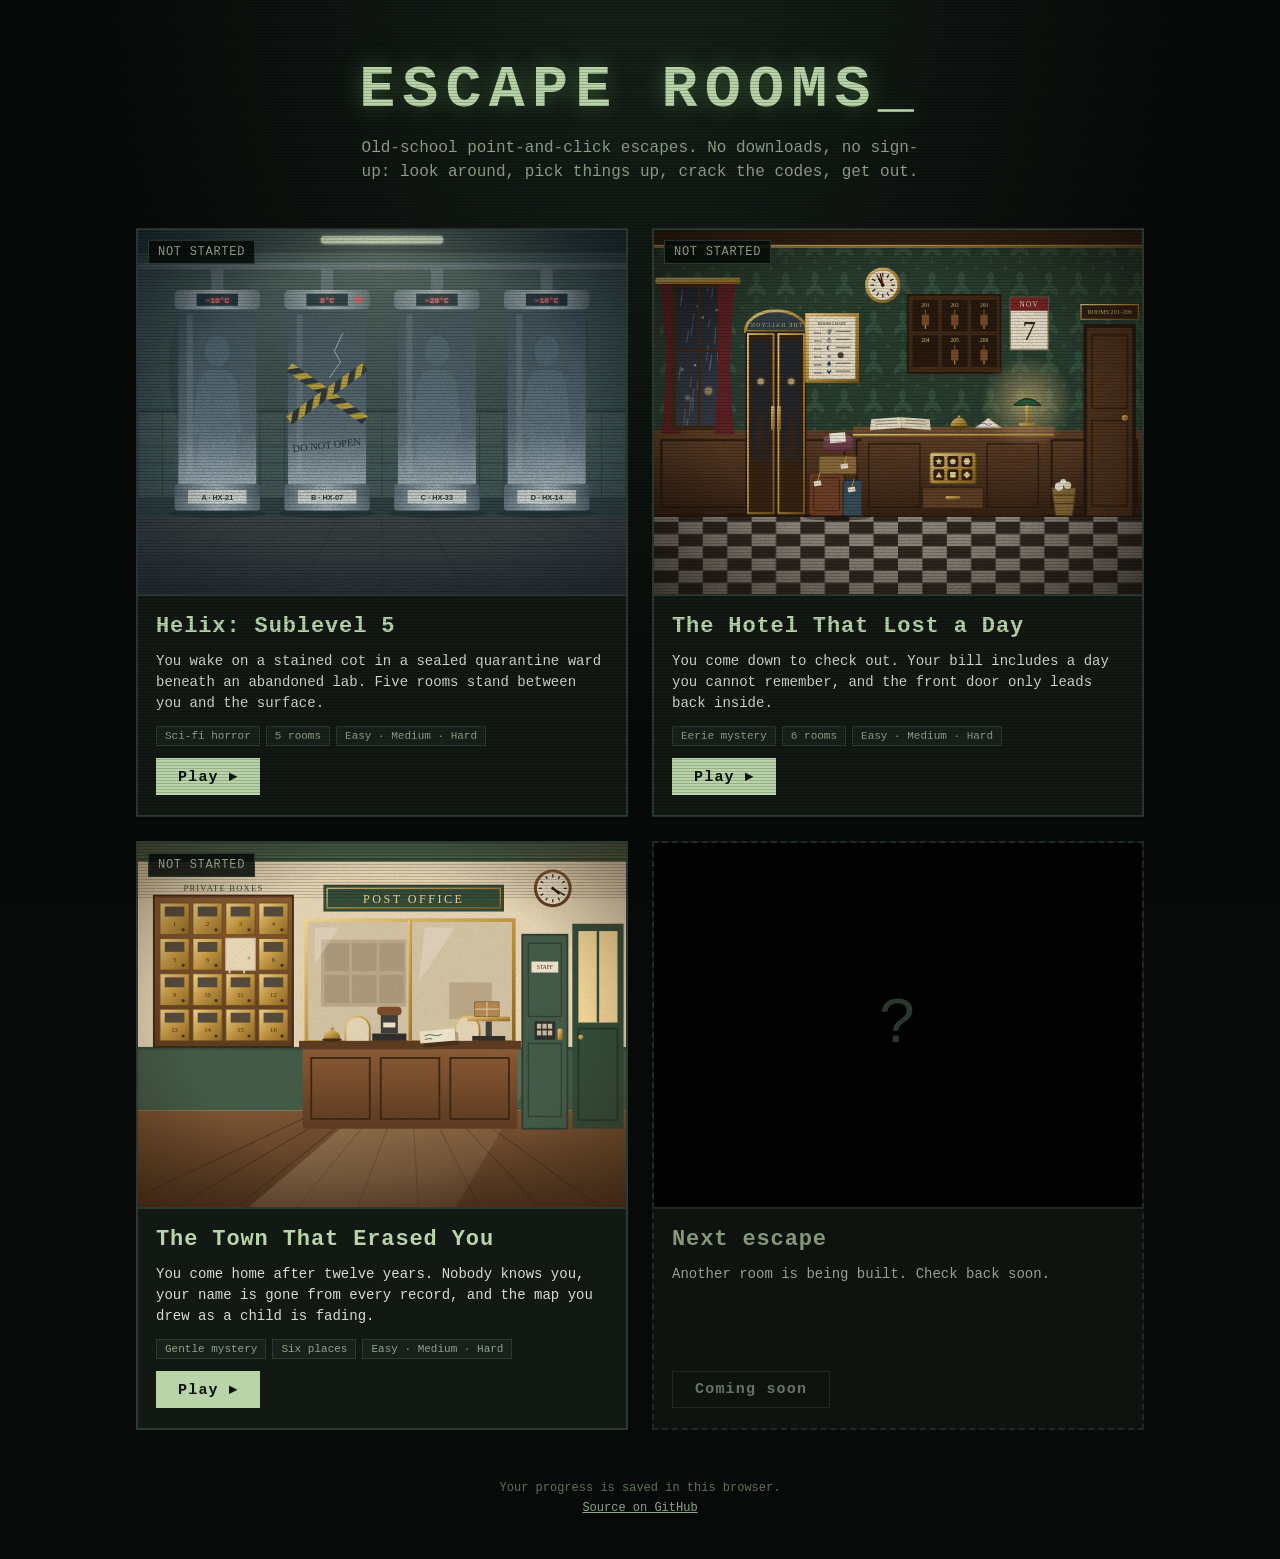
<file: index.html>
<!doctype html>
<html lang="en">
<head>
  <meta charset="utf-8">
  <meta name="viewport" content="width=device-width, initial-scale=1">
  <title>Escape Rooms</title>
  <meta name="description" content="Old-school point-and-click escape rooms you can play in your browser.">
  <style>
    :root {
      --bg: #070a08;
      --panel: #121814;
      --panel-2: #18201b;
      --line: #2c3a31;
      --text: #d6dccf;
      --muted: #8fa38a;
      --accent: #b9d4a8;
      --glow: rgba(140, 220, 120, .35);
      --amber: #e6c84a;
    }
    * { box-sizing: border-box; }
    html, body { margin: 0; }
    body {
      min-height: 100vh;
      background: radial-gradient(ellipse at 50% -10%, #17221b 0%, var(--bg) 60%) fixed, var(--bg);
      color: var(--text);
      font-family: "Courier New", Courier, monospace;
    }
    /* faint CRT scanlines */
    body::before {
      content: ''; position: fixed; inset: 0; pointer-events: none; z-index: 10;
      background: repeating-linear-gradient(to bottom, rgba(0,0,0,.18) 0 1px, transparent 1px 3px);
    }
    main { max-width: 1040px; margin: 0 auto; padding: 56px 16px 40px; }

    header { text-align: center; margin-bottom: 44px; }
    h1 {
      margin: 0; font-size: clamp(34px, 7vw, 60px); letter-spacing: .12em; color: var(--accent);
      text-shadow: 0 0 22px var(--glow);
    }
    .blink { animation: blink 1.1s steps(1) infinite; }
    @keyframes blink { 50% { opacity: 0; } }
    header p { margin: 12px auto 0; max-width: 560px; color: var(--muted); line-height: 1.5; }

    .grid { display: grid; grid-template-columns: repeat(auto-fill, minmax(min(100%, 330px), 1fr)); gap: 24px; }

    .card {
      display: flex; flex-direction: column; background: var(--panel); border: 2px solid var(--line);
      color: inherit; text-decoration: none; transition: border-color .15s, box-shadow .15s, transform .15s;
    }
    a.card:hover, a.card:focus-visible {
      border-color: #6b8a72; box-shadow: 0 0 0 1px #6b8a72, 0 10px 40px rgba(0,0,0,.6), 0 0 30px rgba(140,220,120,.12);
      transform: translateY(-3px); outline: none;
    }
    .thumb { position: relative; aspect-ratio: 4 / 3; background: #000; overflow: hidden; border-bottom: 2px solid var(--line); }
    .thumb img { width: 100%; height: 100%; display: block; object-fit: cover; }
    .thumb .status {
      position: absolute; left: 10px; top: 10px; padding: 4px 9px; font-size: 12px; letter-spacing: .06em;
      background: rgba(5,10,8,.85); border: 1px solid var(--line); color: var(--muted); text-transform: uppercase;
    }
    .status.won { color: #8f8; border-color: #3a6a3a; }
    .status.progress { color: var(--amber); border-color: #6a5a2a; }

    .body { display: flex; flex-direction: column; gap: 12px; padding: 18px 18px 20px; flex: 1; }
    .body h2 { margin: 0; font-size: 22px; color: var(--accent); letter-spacing: .04em; }
    .body p { margin: 0; color: var(--text); line-height: 1.5; font-size: 14px; }
    .tags { display: flex; flex-wrap: wrap; gap: 6px; margin: 0; padding: 0; list-style: none; }
    .tags li { font-size: 11px; padding: 3px 8px; border: 1px solid var(--line); color: var(--muted); background: var(--panel-2); }
    .play {
      margin-top: auto; align-self: flex-start; padding: 9px 22px; font: inherit; font-size: 15px; font-weight: bold;
      color: #0c120e; background: var(--accent); border: none; letter-spacing: .08em;
    }
    a.card:hover .play { background: #d6f0c4; }

    .card.soon { border-style: dashed; opacity: .7; }
    .card.soon .thumb { display: grid; place-items: center; color: #3a4a3f; font-size: 64px; }
    .card.soon .play { background: transparent; color: var(--muted); border: 1px solid var(--line); }

    footer { margin-top: 48px; text-align: center; color: #5f7059; font-size: 12px; line-height: 1.7; }
    footer a { color: var(--muted); }
    .error { color: #f88; }
  </style>
</head>
<body>
  <main>
    <header>
      <h1>ESCAPE ROOMS<span class="blink">_</span></h1>
      <p>Old-school point-and-click escapes. No downloads, no sign-up: look around, pick things up, crack the codes, get out.</p>
    </header>

    <section class="grid" id="games" aria-label="Games"></section>

    <footer>
      Your progress is saved in this browser.<br>
      <a href="https://github.com/jonarnar77/escape-rooms">Source on GitHub</a>
    </footer>
  </main>

  <script type="module">
    import games from './games.js';

    const grid = document.getElementById('games');
    const esc = s => String(s).replace(/[&<>"]/g, c => ({ '&': '&amp;', '<': '&lt;', '>': '&gt;', '"': '&quot;' }[c]));
    const read = key => { try { return JSON.parse(localStorage.getItem(key)); } catch { return null; } };

    // A stand-in for the engine's `g` API, so a scene's art can be drawn without running the game.
    const stubApi = (flags = {}) => ({
      flag: k => !!flags[k], get: k => flags[k], has: () => false, solved: () => false,
      difficulty: 'medium', diff: m => m.medium, scene: '',
    });

    function thumbnail(data, spec) {
      const scene = data.scenes[spec?.scene] ?? data.scenes[data.start];
      const art = typeof scene.art === 'function' ? scene.art(stubApi(spec?.flags)) : scene.art ?? '';
      // drawn into its own <img> so each game's SVG ids can't clash with another's
      const svg = `<svg xmlns="http://www.w3.org/2000/svg" viewBox="0 0 800 600">${art}</svg>`;
      return `data:image/svg+xml;charset=utf-8,${encodeURIComponent(svg)}`;
    }

    function progress(data) {
      const won = read(`escape-won:${data.id}`);
      const save = read(`escape-save:${data.id}`);
      if (save && !save.won) {
        const room = data.rooms?.[data.scenes[save.scene]?.room]?.name;
        return { cls: 'progress', text: `In progress${room ? ' · ' + room.replace(/^Room \d+ · /, '') : ''}`, button: 'Continue' };
      }
      if (won) return { cls: 'won', text: `Escaped ✓ · ${won.difficulty}`, button: 'Play again' };
      return { cls: '', text: 'Not started', button: 'Play' };
    }

    for (const game of games) {
      const card = document.createElement('a');
      card.className = 'card';
      card.href = `games/${game.folder}/`;
      grid.append(card);
      try {
        const { default: data } = await import(`./games/${game.folder}/game.js`);
        const p = progress(data);
        card.innerHTML = `
          <div class="thumb">
            <img src="${thumbnail(data, game.thumbnail)}" alt="">
            <span class="status ${p.cls}">${esc(p.text)}</span>
          </div>
          <div class="body">
            <h2>${esc(game.title)}</h2>
            <p>${esc(game.tagline)}</p>
            <ul class="tags">${(game.tags ?? []).map(t => `<li>${esc(t)}</li>`).join('')}</ul>
            <span class="play">${p.button} ▸</span>
          </div>`;
      } catch (e) {
        console.error(e);
        card.innerHTML = `<div class="body"><h2>${esc(game.title)}</h2><p class="error">Couldn't load this game.</p></div>`;
      }
    }

    const soon = document.createElement('div');
    soon.className = 'card soon';
    soon.innerHTML = `
      <div class="thumb" aria-hidden="true">?</div>
      <div class="body">
        <h2>Next escape</h2>
        <p>Another room is being built. Check back soon.</p>
        <span class="play">Coming soon</span>
      </div>`;
    grid.append(soon);
  </script>
</body>
</html>
</file>
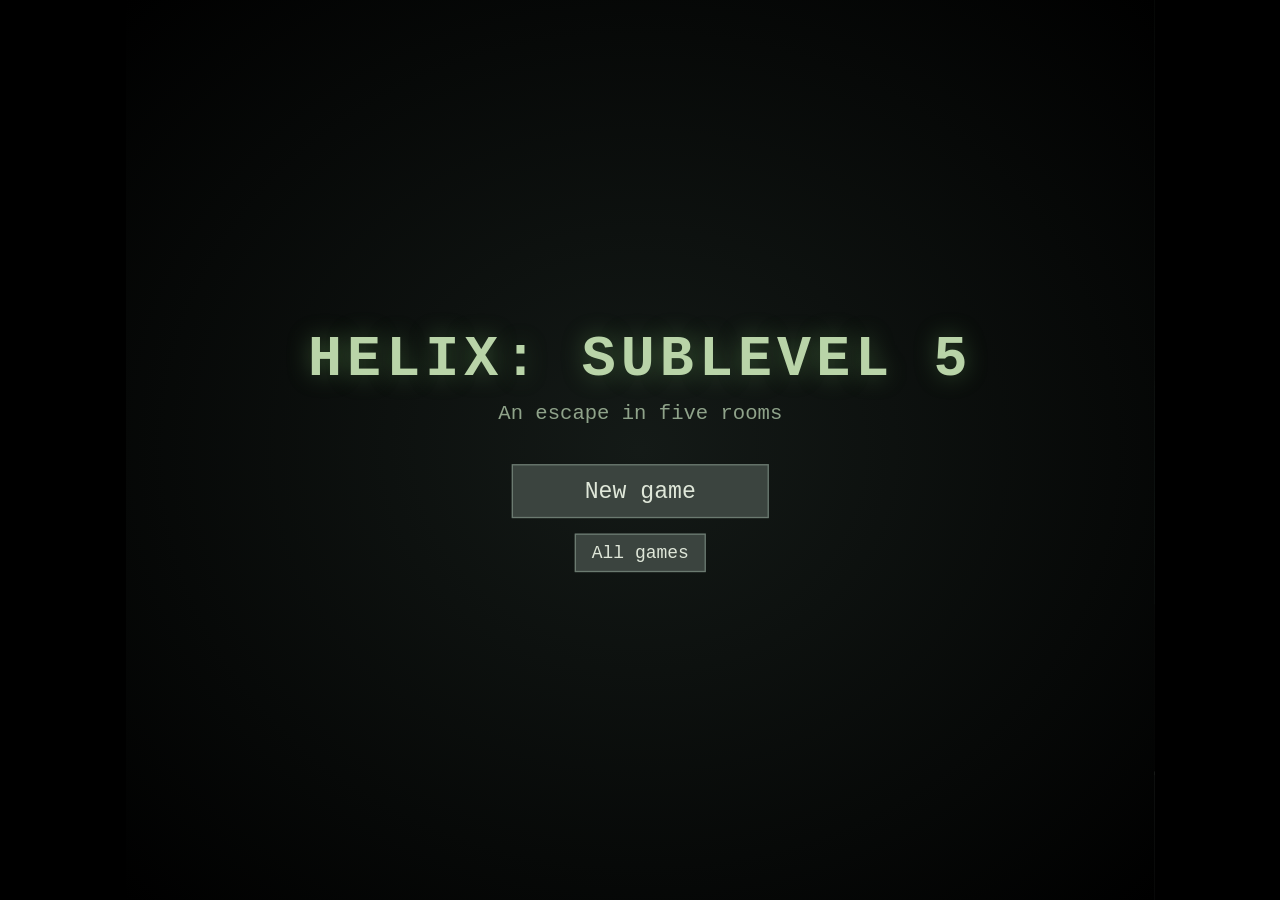
<file: games/helix-sublevel-5/index.html>
<!doctype html>
<html lang="en">
<head>
  <meta charset="utf-8">
  <meta name="viewport" content="width=device-width, initial-scale=1">
  <title>Helix: Sublevel 5</title>
  <meta name="description" content="Wake in a sealed quarantine ward beneath an abandoned lab. Five rooms stand between you and the surface.">
  <link rel="stylesheet" href="../../engine/engine.css">
</head>
<body>
  <div id="game"></div>
  <script type="module">
    import { Game } from '../../engine/engine.js';
    import data from './game.js';
    window.game = new Game(document.getElementById('game'), data, { home: '../../' });
  </script>
</body>
</html>
</file>
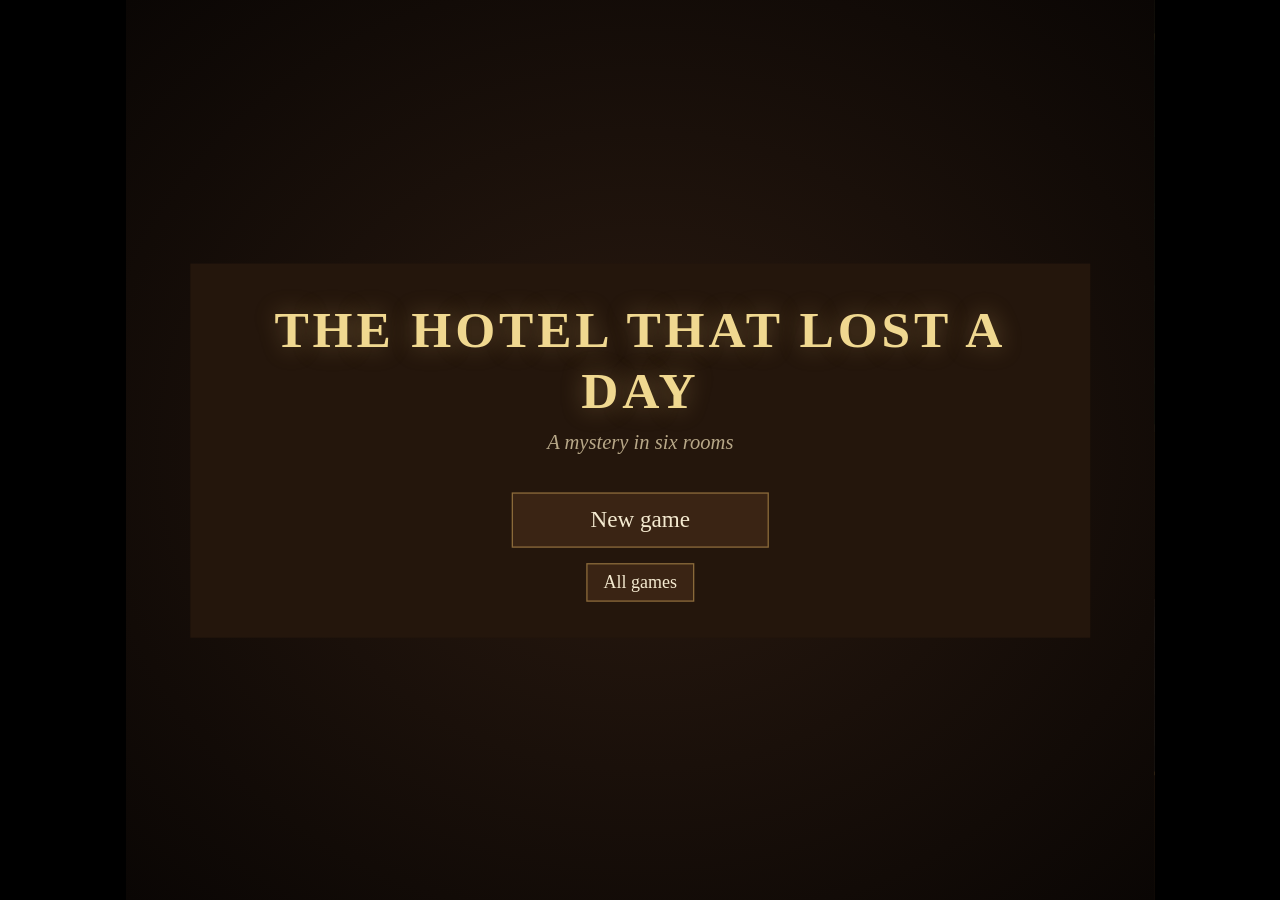
<file: games/hotel-lost-day/index.html>
<!doctype html>
<html lang="en">
<head>
  <meta charset="utf-8">
  <meta name="viewport" content="width=device-width, initial-scale=1">
  <title>The Hotel That Lost a Day</title>
  <meta name="description" content="You come down to check out. Your bill includes a day you cannot remember.">
  <link rel="stylesheet" href="../../engine/engine.css">
  <link rel="stylesheet" href="theme.css">
</head>
<body>
  <div id="game"></div>
  <script type="module">
    import { Game } from '../../engine/engine.js';
    import data from './game.js';
    window.game = new Game(document.getElementById('game'), data, { home: '../../' });
  </script>
</body>
</html>
</file>
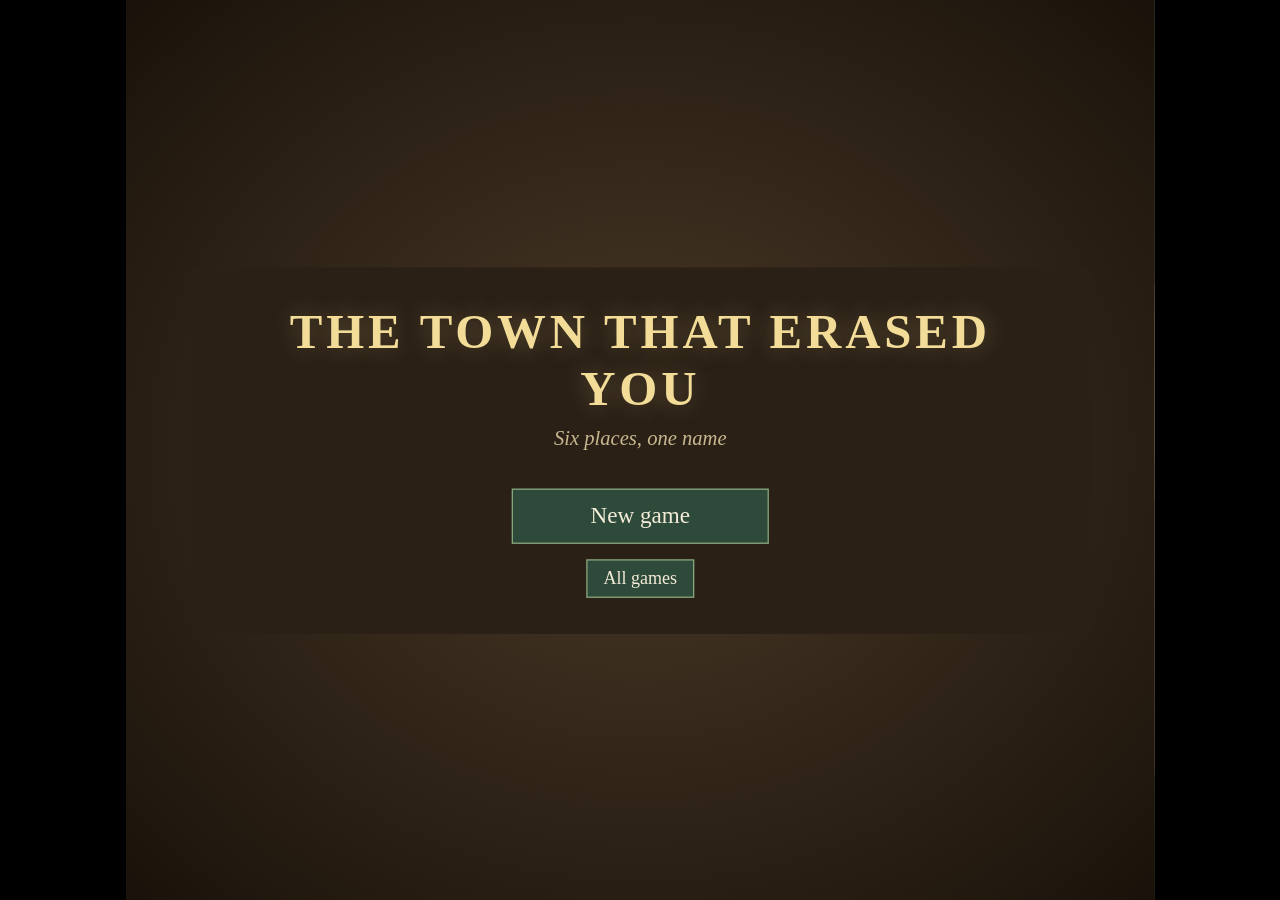
<file: games/town-erased-you/index.html>
<!doctype html>
<html lang="en">
<head>
  <meta charset="utf-8">
  <meta name="viewport" content="width=device-width, initial-scale=1">
  <title>The Town That Erased You</title>
  <meta name="description" content="You come home after twelve years. Nobody remembers you, and your name is gone from every record.">
  <link rel="stylesheet" href="../../engine/engine.css">
  <link rel="stylesheet" href="theme.css">
</head>
<body>
  <div id="game"></div>
  <script type="module">
    import { Game } from '../../engine/engine.js';
    import data from './game.js';
    window.game = new Game(document.getElementById('game'), data, { home: '../../' });
  </script>
</body>
</html>
</file>
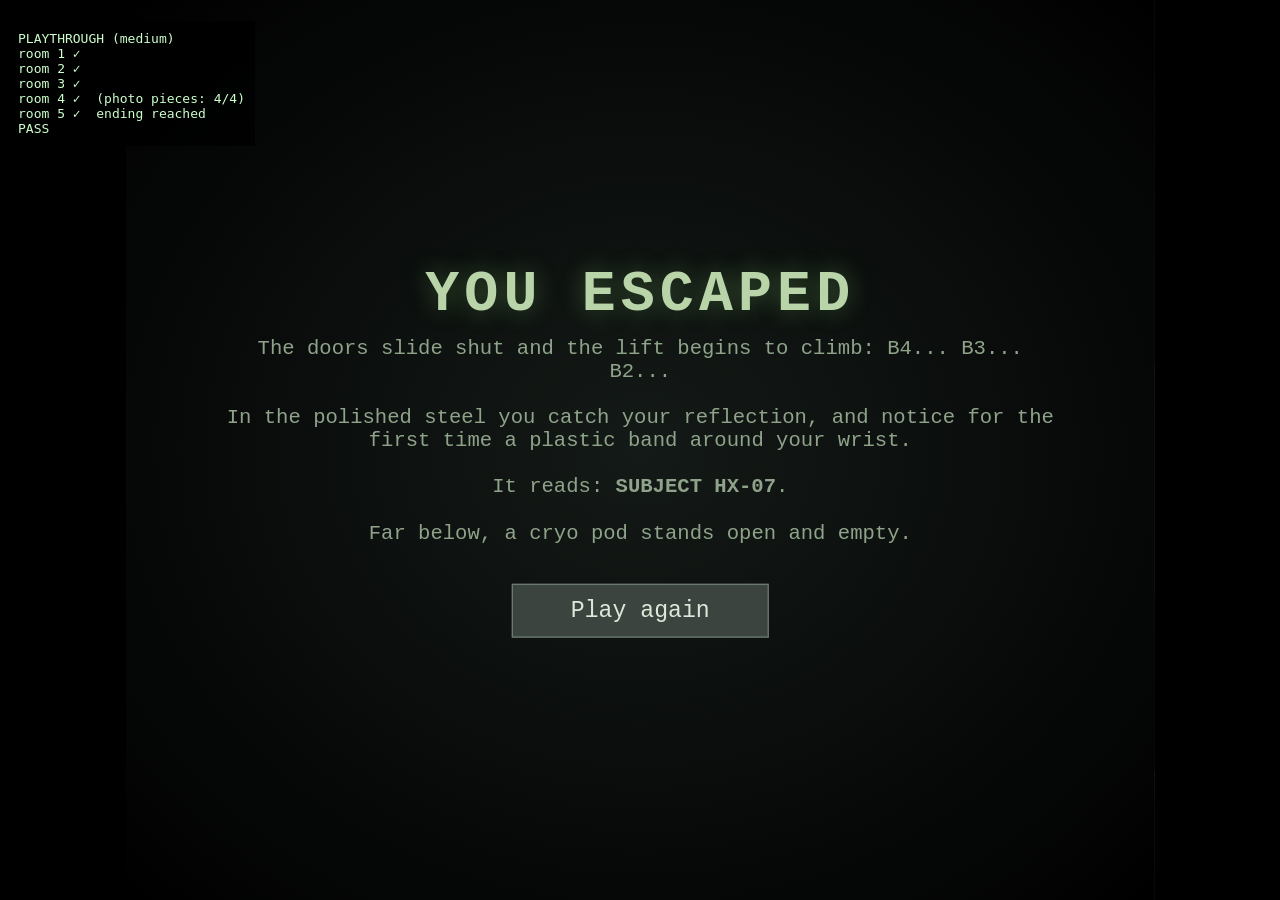
<file: tests/playthrough.html>
<!doctype html>
<!--
  Automated full-game playthrough. Open in a browser (served):
    http://localhost:8000/tests/playthrough.html            (medium)
    http://localhost:8000/tests/playthrough.html?d=hard     (easy | medium | hard)
  It plays every room through the real hotspots, checks each one is clickable at
  that moment, applies each puzzle's solution, and reports PASS/FAIL.
  Puzzle widgets themselves are not clicked here, only opened.
-->
<html><head><meta charset="utf-8"><title>Playthrough test</title><link rel="stylesheet" href="../engine/engine.css">
<style>#out{position:fixed;top:8px;left:8px;z-index:99;background:#000c;color:#cfc;padding:10px;font:13px monospace;white-space:pre}</style></head>
<body><div id="game"></div><pre id="out">running…</pre>
<script type="module">
import { Game } from '../engine/engine.js';
import data from '../games/abandoned-lab/index.js';
const diff = new URLSearchParams(location.search).get('d') || 'medium';
data.id = 'playthrough-test';                 // don't touch the real save game
history.replaceState(null, '', location.pathname);
const g = new Game(document.getElementById('game'), data);
g.newGame(diff);
const A = g.api, log = [], fail = [];
const hs = (scene, id) => data.scenes[scene].hotspots.find(h => h.id === id);
function click(scene, id, item = null) {
  g.go(scene); g.render();
  const h = hs(scene, id);
  if (!h) return fail.push(`missing hotspot ${scene}/${id}`);
  if (!g.visible(h)) return fail.push(`not clickable now: ${scene}/${id}`);
  if (item && !A.has(item)) return fail.push(`don't have ${item} for ${scene}/${id}`);
  g.state.selected = item;
  g.clickHotspot(h);
}
function solve(id) {
  if (g.modal.hidden) fail.push(`puzzle ${id} did not open`);
  g.closeModal();
  A.set('solved:' + id); data.puzzles[id].solve?.(A); g.commit();
}
function combine(a, b) { g.state.selected = a; g.clickSlot(g.state.inventory.indexOf(b)); }
const expect = (cond, msg) => { if (!cond) fail.push('expected: ' + msg); };
try {
  click('r1-east', 'pillow');                     expect(A.has('key'), 'key');
  click('r1-west', 'drawer', 'key');              click('r1-west', 'flashlight');
  click('r1-south', 'cabinet');                   solve('r1-cabinet');
  click('r1-south', 'battery');                   combine('flashlight', 'battery'); expect(A.has('uvlight'), 'uv torch');
  click('r1-north', 'poster');                    click('r1-poster', 'poster', 'uvlight'); expect(A.flag('posterRevealed'), 'poster revealed');
  click('r1-poster', 'photo1');
  click('r1-north', 'keypad');                    solve('r1-keypad');
  click('r1-north', 'exit');                      expect(g.state.scene === 'r2-north', 'reached room 2');
  log.push('room 1 ✓');
  click('r2-east', 'terminal');                   solve('r2-terminal');
  click('r2-south', 'flask');
  click('r2-east', 'hood', 'flask');              solve('r2-mixer'); expect(A.has('solvent'), 'solvent');
  click('r2-west', 'vent', 'solvent');            click('r2-west', 'keycard'); click('r2-west', 'photo2');
  click('r2-north', 'reader', 'keycard');         click('r2-north', 'exit'); expect(g.state.scene === 'r3-north', 'reached room 3');
  log.push('room 2 ✓');
  click('r3-south', 'toolbox');                   click('r3-south', 'fuse');
  click('r3-panel', 'fuse-racks', 'fuse');        click('r3-panel', 'matrix'); solve('r3-grid');
  click('r3-east', 'terminal');                   solve('r3-terminal');
  const d = A.get('r3Drawer') ?? { rack: 'B', n: 3 };
  click('r3-north', `drawer-${d.rack}${d.n}`);    click('r3-north', 'fob'); click('r3-north', 'photo3');
  click('r3-west', 'reader', 'fob');              click('r3-west', 'exit'); expect(g.state.scene === 'r4-north', 'reached room 4');
  log.push('room 3 ✓');
  click('r4-west', 'console');                    solve('r4-sliders');
  click('r4-north', 'pod-B');                     click('r4-podB', 'ice'); click('r4-podB', 'photo4');
  click('r3-north', 'servers-B', 'ice');            expect(A.has('dircard'), 'thawed keycard');
  click('r4-east', 'reader', 'dircard');          click('r4-east', 'exit'); expect(g.state.scene === 'r5-north', 'reached room 5');
  log.push('room 4 ✓  (photo pieces: ' + A.get('photoPieces') + '/4)');
  click('r5-west', 'drawer');                     click('r5-west', 'tape');
  combine('tape', 'photo');                       expect(A.flag('photoTaped'), 'photo taped');
  g.examine('photo');                             expect(g.state.scene === 'photo-front', 'photo close-up');
  click('photo-front', 'flip');                   expect(A.flag('photoSeenBack'), 'saw back of photo');
  click('r5-east', 'painting');                   click('r5-east', 'safe'); solve('r5-safe');
  click('r5-east', 'elevkey');                    click('r5-east', 'journal');
  click('r5-north', 'panel', 'elevkey');          click('r5-north', 'panel'); solve('r5-elevator');
  click('r5-north', 'enter');                     expect(!g.screen.hidden && g.screen.textContent.includes('HX-07'), 'ending shown');
  log.push('room 5 ✓  ending reached');
} catch (e) { fail.push('ERROR ' + e.message); }
g.clearSave();
document.getElementById('out').textContent =
  `PLAYTHROUGH (${diff})\n` + log.join('\n') + '\n' + (fail.length ? 'FAIL\n' + fail.join('\n') : 'PASS');
</script></body></html>
</file>
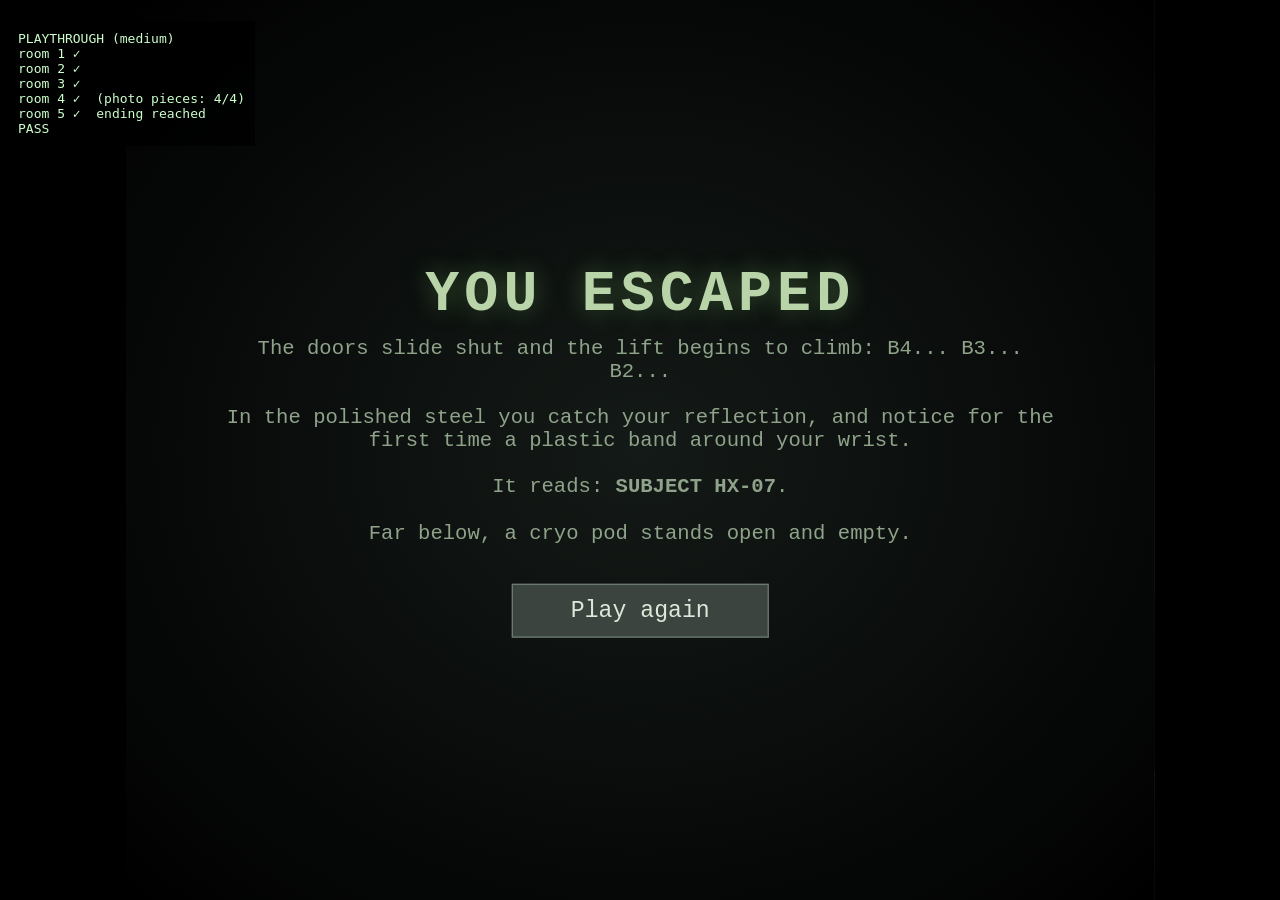
<file: games/helix-sublevel-5/test.html>
<!doctype html>
<!--
  Automated full-game playthrough. Open in a browser (served):
    http://localhost:8000/games/helix-sublevel-5/test.html            (medium)
    http://localhost:8000/games/helix-sublevel-5/test.html?d=hard     (easy | medium | hard)
  It plays every room through the real hotspots, checks each one is clickable at
  that moment, applies each puzzle's solution, and reports PASS/FAIL.
  Puzzle widgets themselves are not clicked here, only opened.
-->
<html><head><meta charset="utf-8"><title>Playthrough test</title><link rel="stylesheet" href="../../engine/engine.css">
<style>#out{position:fixed;top:8px;left:8px;z-index:99;background:#000c;color:#cfc;padding:10px;font:13px monospace;white-space:pre}</style></head>
<body><div id="game"></div><pre id="out">running…</pre>
<script type="module">
import { Game } from '../../engine/engine.js';
import data from './game.js';
const diff = new URLSearchParams(location.search).get('d') || 'medium';
data.id = 'playthrough-test';                 // don't touch the real save game
history.replaceState(null, '', location.pathname);
const g = new Game(document.getElementById('game'), data);
g.newGame(diff);
const A = g.api, log = [], fail = [];
const hs = (scene, id) => data.scenes[scene].hotspots.find(h => h.id === id);
function click(scene, id, item = null) {
  g.go(scene); g.render();
  const h = hs(scene, id);
  if (!h) return bad(`missing hotspot ${scene}/${id}`);
  if (!g.visible(h)) return bad(`not clickable now: ${scene}/${id}`);
  if (item && !A.has(item)) return bad(`don't have ${item} for ${scene}/${id}`);
  g.state.selected = item;
  // click where a player would: the middle of the hotspot, and make sure nothing else covers it
  const el = g.hot.querySelector(`[data-id="${id}"]`);
  const r = el.getBoundingClientRect();
  const top = document.elementFromPoint(r.left + r.width / 2, r.top + r.height / 2);
  if (top !== el) return bad(`${scene}/${id} is covered by "${top?.dataset?.id ?? top?.tagName}"`);
  top.dispatchEvent(new MouseEvent('click', { bubbles: true }));
}
function solve(id) {
  if (g.modal.hidden) fail.push(`puzzle ${id} did not open`);
  g.closeModal();
  A.set('solved:' + id); data.puzzles[id].solve?.(A); g.commit();
}
function combine(a, b) { g.state.selected = a; g.clickSlot(g.state.inventory.indexOf(b)); }
const expect = (cond, msg) => { if (!cond) fail.push('expected: ' + msg); };
function bad(msg) { fail.push(msg); }
try {
  click('r1-east', 'pillow');                     expect(A.has('key'), 'key');
  click('r1-west', 'drawer', 'key');              click('r1-west', 'flashlight');
  click('r1-south', 'cabinet');                   solve('r1-cabinet');
  click('r1-south', 'battery');                   combine('flashlight', 'battery'); expect(A.has('uvlight'), 'uv torch');
  click('r1-north', 'poster');                    click('r1-poster', 'poster', 'uvlight'); expect(A.flag('posterRevealed'), 'poster revealed');
  click('r1-poster', 'photo1');
  click('r1-north', 'keypad');                    solve('r1-keypad');
  click('r1-north', 'exit');                      expect(g.state.scene === 'r2-north', 'reached room 2');
  log.push('room 1 ✓');
  click('r2-east', 'terminal');                   solve('r2-terminal');
  click('r2-south', 'flask');
  click('r2-east', 'hood', 'flask');              solve('r2-mixer'); expect(A.has('solvent'), 'solvent');
  click('r2-west', 'vent', 'solvent');            click('r2-west', 'keycard'); click('r2-west', 'photo2');
  click('r2-north', 'reader', 'keycard');         click('r2-north', 'exit'); expect(g.state.scene === 'r3-north', 'reached room 3');
  log.push('room 2 ✓');
  click('r3-south', 'toolbox');                   click('r3-south', 'fuse');
  click('r3-panel', 'fuse-racks', 'fuse');        click('r3-panel', 'matrix'); solve('r3-grid');
  click('r3-east', 'terminal');                   solve('r3-terminal');
  const d = A.get('r3Drawer') ?? { rack: 'B', n: 3 };
  click('r3-north', `drawer-${d.rack}${d.n}`);    click('r3-north', 'fob'); click('r3-north', 'photo3');
  click('r3-west', 'reader', 'fob');              click('r3-west', 'exit'); expect(g.state.scene === 'r4-north', 'reached room 4');
  log.push('room 3 ✓');
  click('r4-west', 'console');                    solve('r4-sliders');
  click('r4-north', 'pod-B');                     click('r4-podB', 'ice'); click('r4-podB', 'photo4');
  click('r3-north', 'servers-B', 'ice');            expect(A.has('dircard'), 'thawed keycard');
  click('r4-east', 'reader', 'dircard');          click('r4-east', 'exit'); expect(g.state.scene === 'r5-north', 'reached room 5');
  log.push('room 4 ✓  (photo pieces: ' + A.get('photoPieces') + '/4)');
  click('r5-west', 'drawer');                     click('r5-west', 'tape');
  combine('tape', 'photo');                       expect(A.flag('photoTaped'), 'photo taped');
  g.examine('photo');                             expect(g.state.scene === 'photo-front', 'photo close-up');
  click('photo-front', 'flip');                   expect(A.flag('photoSeenBack'), 'saw back of photo');
  click('r5-east', 'painting');                   click('r5-east', 'safe'); solve('r5-safe');
  click('r5-east', 'elevkey');                    click('r5-east', 'journal');
  click('r5-north', 'panel', 'elevkey');          click('r5-north', 'panel'); solve('r5-elevator');
  click('r5-north', 'enter');                     expect(!g.screen.hidden && g.screen.textContent.includes('HX-07'), 'ending shown');
  log.push('room 5 ✓  ending reached');
} catch (e) { fail.push('ERROR ' + e.message); }
g.clearSave();
document.getElementById('out').textContent =
  `PLAYTHROUGH (${diff})\n` + log.join('\n') + '\n' + (fail.length ? 'FAIL\n' + fail.join('\n') : 'PASS');
</script></body></html>
</file>
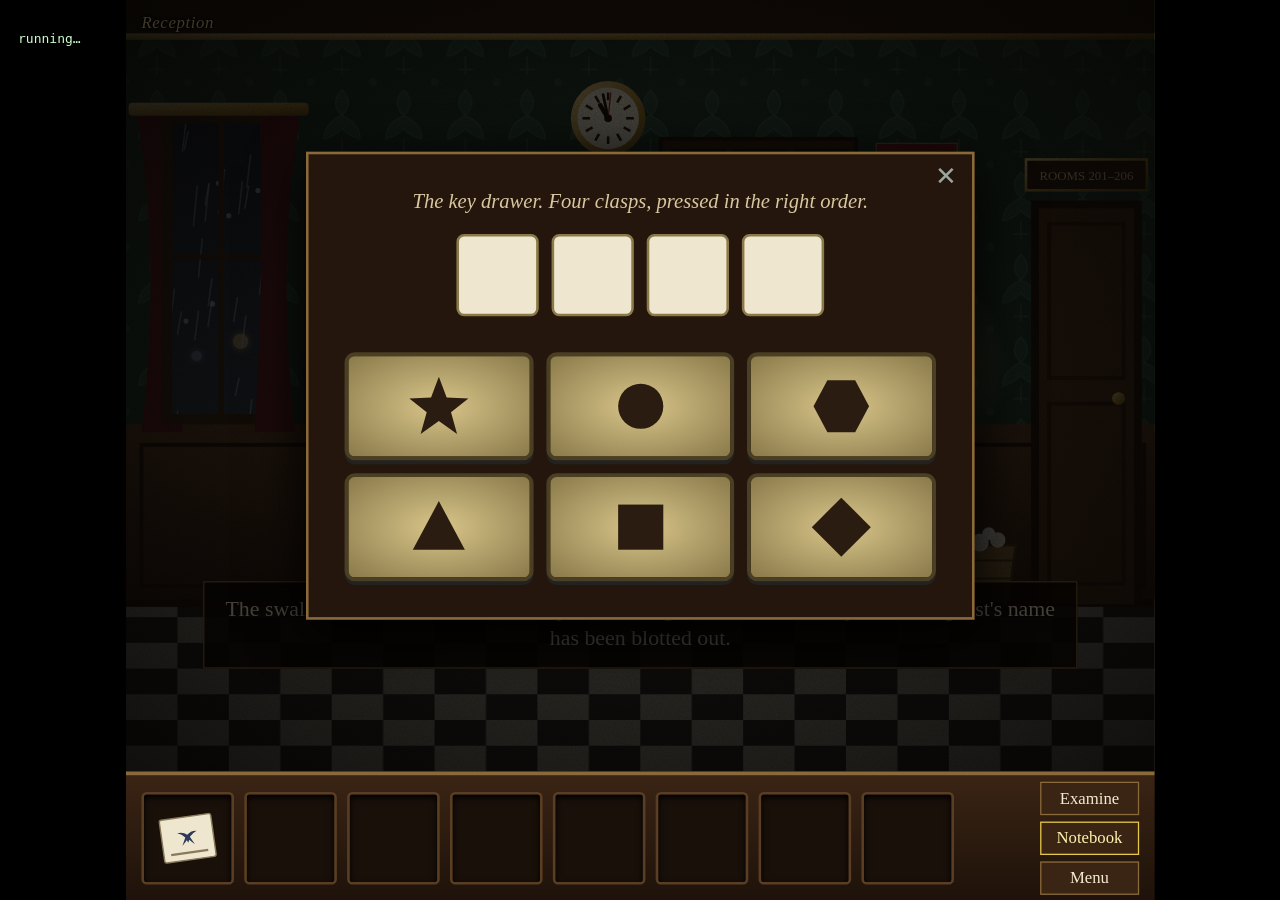
<file: games/hotel-lost-day/test.html>
<!doctype html>
<!--
  Automated playthrough of the whole game, start to ending.
    http://localhost:8000/games/hotel-lost-day/test.html?d=medium   (easy | medium | hard)
  It plays through the real hotspots, checks each one is clickable at that moment,
  and actually operates the puzzle widgets (drawer lock, torn receipt).
-->
<html><head><meta charset="utf-8"><title>Playthrough test</title>
<link rel="stylesheet" href="../../engine/engine.css"><link rel="stylesheet" href="theme.css">
<style>#out{position:fixed;top:8px;left:8px;z-index:99;background:#000c;color:#cfc;padding:10px;font:13px monospace;white-space:pre}</style></head>
<body><div id="game"></div><pre id="out">running…</pre>
<script type="module">
import { Game } from '../../engine/engine.js';
import data from './game.js';
const diff = new URLSearchParams(location.search).get('d') || 'medium';
data.id = 'playthrough-test-hotel';
history.replaceState(null, '', location.pathname);
const g = new Game(document.getElementById('game'), data);
g.newGame(diff);
const A = g.api, log = [], fail = [];
const wait = ms => new Promise(r => setTimeout(r, ms));
const hs = (scene, id) => data.scenes[scene].hotspots.find(h => h.id === id);
function click(scene, id, item = null) {
  g.go(scene); g.render();
  const h = hs(scene, id);
  if (!h) return bad(`missing hotspot ${scene}/${id}`);
  if (!g.visible(h)) return bad(`not clickable now: ${scene}/${id}`);
  if (item && !A.has(item)) return bad(`don't have ${item} for ${scene}/${id}`);
  g.state.selected = item;
  // click where a player would: the middle of the hotspot, and make sure nothing else covers it
  const el = g.hot.querySelector(`[data-id="${id}"]`);
  const r = el.getBoundingClientRect();
  const top = document.elementFromPoint(r.left + r.width / 2, r.top + r.height / 2);
  if (top !== el) return bad(`${scene}/${id} is covered by "${top?.dataset?.id ?? top?.tagName}"`);
  top.dispatchEvent(new MouseEvent('click', { bubbles: true }));
}
const expect = (cond, msg) => { if (!cond) fail.push('expected: ' + msg); };
function bad(msg) { fail.push(msg); }
const q = s => document.querySelector(s);
try {
  expect(A.has('booking'), 'start with booking card');
  g.examine('booking');                         expect(g.state.scene === 'r1-booking', 'booking close-up');
  click('r1-reception', 'chart');               click('r1-chart', 'chart-204'); expect(A.flag('knowsRoom'), 'knows room 204');
  click('r1-reception', 'note');                expect(A.hasNote('clerk'), 'clerk note in notebook');
  click('r1-reception', 'luggage');
  // drawer: wrong order first, then the right one, through the real buttons
  click('r1-reception', 'lock');                expect(!g.modal.hidden, 'drawer lock opens');
  const press = id => q(`.seq-btn[data-id="${id}"]`).click();
  ['star', 'star', 'star', 'star'].forEach(press); await wait(1200);
  expect(!A.flag('drawerOpen'), 'wrong order keeps drawer shut');
  const order = data.puzzles['r1-drawer'].solution(A);
  order.forEach(press); await wait(1100);
  expect(A.flag('drawerOpen'), 'drawer opens with ' + order.join(','));
  click('r1-reception', 'key204');              click('r1-reception', 'receiptHalf');
  // receipt: place the decoy first (must not solve), then the real strips
  click('r1-reception', 'basket');              expect(!g.modal.hidden, 'receipt puzzle opens');
  const pieces = () => [...document.querySelectorAll('.asm-piece')];
  const slot = n => document.querySelector(`.asm-slot[data-slot="${n}"]`);
  // pieces: p<N> = strip N of the real receipt, d<N> = decoy scraps
  const pick = id => q(`.asm-piece[data-piece="${id}"]`);
  const place = (id, n) => { pick(id).click(); slot(n).dispatchEvent(new MouseEvent('click')); };
  expect(pieces().length === (diff === 'hard' ? 5 : 4), 'scraps in the basket: ' + pieces().length);
  place('d0', 3);                                          // decoy in the right-looking spot
  place('p2', 2); place('p4', 4);
  expect(!A.flag('receiptDone'), 'decoy does not complete it');
  slot(3).dispatchEvent(new MouseEvent('click'));          // take the decoy back out
  place('p3', 3);
  await wait(1400);
  expect(A.flag('receiptDone') && A.has('receipt') && !A.has('receiptHalf'), 'receipt reassembled');
  expect(g.state.scene === 'r1-calendar', 'calendar flip shown');
  click('r1-reception', 'corridor-open');       expect(g.state.scene === 'r2-corridor', 'through the corridor door');
  log.push('reception ✓  (notebook entries: ' + g.state.notes.length + ')');

  // ROOM 2
  click('r2-corridor', 'door203', 'key204');    expect(g.state.scene === 'r2-corridor', 'wrong door stays shut');
  click('r2-corridor', 'door204', 'key204');    expect(g.state.scene === 'r2-room', 'into room 204');
  expect(g.pastBtn.hidden, 'no Yesterday button before the camera');
  click('r2-room', 'camera');                   expect(A.has('camera'), 'camera taken');
  g.render();                                   expect(!g.pastBtn.hidden, 'Yesterday button appears');
  click('r2-room', 'suitcase');                 click('r2-suitcase', 'lock'); expect(!A.flag('lockOpen'), 'suitcase stays locked before seeing yesterday');
  g.go('r2-room'); g.render();
  g.togglePast();                               expect(A.past, 'viewing yesterday');
  for (const id of ['painting', 'chair', 'mirror', 'flowers']) { g.state.selected = null; g.clickHotspot(hs('r2-room', 'past-' + id)); }
  expect(['painting', 'chair', 'mirror', 'flowers'].every(id => A.hasNote('diff-' + id)), 'all four differences noted');
  expect(!g.visible(hs('r2-room', 'camera')) && g.visible(hs('r2-room', 'past-painting')), 'past-only hotspots while in the photo');
  g.togglePast();                               expect(!A.past, 'back to today');
  // suitcase lock: opens once all four changes have been seen
  click('r2-room', 'suitcase');                 click('r2-suitcase', 'lock'); expect(A.flag('lockOpen'), 'suitcase opens');
  click('r2-suitcase', 'ticket');               expect(A.hasNote('ticket'), 'platform ticket noted');
  // message: wrong order first, then right
  click('r2-suitcase', 'envelope');             expect(!g.modal.hidden, 'message puzzle opens');
  const n = data.puzzles['r2-message'].config(A).items.length;
  const frag = id => q(`.ord-pile .ord-frag[data-id="${id}"]`);
  for (let i = n - 1; i >= 0; i--) frag('m' + i).click();
  expect(q('.ord.err'), 'reversed order is rejected');
  for (let i = n - 1; i >= 0; i--) q(`.ord-line .ord-frag[data-id="m${i}"]`).click();   // send all back
  for (let i = 0; i < n; i++) frag('m' + i).click();
  await wait(1300);                             expect(A.flag('messageDone') && g.state.scene === 'r2-message', 'message assembled');
  click('r2-room', 'mirror');                   expect(A.flag('sheetLifted'), 'sheet lifted');
  click('r2-room', 'swallow');                  expect(A.flag('serviceOpen'), 'service door released');
  expect(!g.visible(hs('r2-room', 'service')), 'armchair blocks the door');
  click('r2-room', 'chair');                    expect(A.flag('chairMoved'), 'armchair moved back');
  click('r2-room', 'service');                  expect(g.state.scene === 'r3-breakfast', 'down the service stairs');
  log.push('room 204 ✓  (notebook entries: ' + g.state.notes.length + ')');

  // ROOM 3
  g.go('r3-breakfast'); g.render();
  if (!g.state.pastView) g.togglePast();
  for (const seat of ['t1l', 't1r', 't2l', 't2r', 't3l', 't3r', 't4l']) click('r3-breakfast', 'past-' + seat);
  expect(A.hasNote('seat-t3r') && A.hasNote('seat-t2l'), 'photo plates noted');
  g.togglePast();
  click('r3-breakfast', 'lostbox');             expect(!A.flag('seatingDone') && g.modal.hidden, 'lost property empty before seating');
  click('r3-breakfast', 'lift');                click('r3-lift', 'call203');
  expect(!g.get?.('liftAt') && !A.get('liftAt') && !g.visible(hs('r3-lift', 'envelope')), 'lift dead before the key: no shortcut to the envelope');
  click('r3-breakfast', 'lectern');             click('r3-lectern', 'plan'); expect(!g.modal.hidden, 'seating plan opens');
  const token = id => q(`.asg-token[data-token="${id}"]`);
  const seat = id => q(`.asg-slot[data-slot="${id}"]`);
  const put = (t, s) => { token(t).click(); seat(s).dispatchEvent(new MouseEvent('click')); };
  // everything placed, but the two at table 2 swapped: must not solve
  put('fern0', 't1l'); put('fern1', 't1r'); put('anchor2', 't2r'); put('bell5', 't2l');
  put('swallow4', 't3l'); put('moon3', 't3r'); put('fox6', 't4l');
  await wait(200);                              expect(!A.flag('seatingDone'), 'swapped seats rejected');
  seat('t2l').dispatchEvent(new MouseEvent('click')); seat('t2r').dispatchEvent(new MouseEvent('click'));   // take both back
  put('anchor2', 't2l'); put('bell5', 't2r');
  await wait(1300);                             expect(A.flag('seatingDone') && A.hasNote('companion'), 'seating restored, companion found');
  click('r3-breakfast', 'lostbox');             expect(!g.modal.hidden, 'lost property puzzle opens');
  for (const [item, guest] of [['knitting', 'vale'], ['pipe', 'orme'], ['brooch', 'ito'], ['pen', 'brandt'], ['cane', 'okonkwo']]) put(item, guest);
  await wait(1300);                             expect(A.flag('itemsDone') && g.state.scene === 'r3-accounts', 'items returned, notes read');
  expect(A.has('liftkey'), 'lift key found at the bottom of the box');
  click('r3-breakfast', 'lift');
  click('r3-lift', 'call201');                  expect(!g.visible(hs('r3-lift', 'envelope')), 'wrong room: no envelope');
  click('r3-lift', 'call203');                  click('r3-lift', 'envelope');
  expect(A.has('dancecard') && g.state.scene === 'r3-letter', 'letter read, dance card in hand');
  click('r3-breakfast', 'ballroom');            expect(A.flag('ballroomOpen'), 'ballroom unlocked just by clicking, card in hand');
  click('r3-breakfast', 'ballroom-open');       expect(g.state.scene === 'r4-ballroom', 'into the ballroom');
  log.push('breakfast room ✓  (notebook entries: ' + g.state.notes.length + ')');

  // ROOM 4
  expect(A.has('dancecard'), 'dance card kept after opening the door');
  g.examine('dancecard');                       expect(g.state.scene === 'r4-dancecard' && A.hasNote('dancecard'), 'dance card back read');
  // shortcuts must not work: floor before the music, levers before the floor
  click('r4-ballroom', 'tile-B2');              expect(!(A.get('tiles') ?? []).length, 'floor inert before the music');
  click('r4-ballroom', 'controls');             click('r4-panel', 'lever-curtain');
  expect(!A.get('stage'), 'levers locked before the floor');
  click('r4-ballroom', 'orchestrion');          click('r4-orchestrion', 'roll'); expect(!g.modal.hidden, 'roll puzzle opens');
  const piece = id => q(`.ord-pile .ord-frag[data-id="${id}"]`);
  ['p0', 'p2', 'p1', 'p3', 'p4'].forEach(id => piece(id).click());
  expect(q('.ord.err') && !A.flag('musicDone'), 'wrong roll order rejected');
  ['p4', 'p3', 'p1', 'p2'].forEach(id => q(`.ord-line .ord-frag[data-id="${id}"]`).click());
  ['p1', 'p2', 'p3', 'p4'].forEach(id => piece(id).click());
  await wait(1300);                             expect(A.flag('musicDone') && g.state.scene === 'r4-ballroom', 'waltz plays to the end');
  // floor: a wrong extra tile first, then the waltz
  for (const t of ['B2', 'B3', 'B4', 'C1', 'C5', 'D1', 'A1']) click('r4-ballroom', 'tile-' + t);
  expect(!A.flag('floorDone'), 'wrong tile set does not open');
  click('r4-ballroom', 'tile-A1'); click('r4-ballroom', 'tile-D5');
  expect(A.flag('floorDone'), 'waltz steps accepted');
  // stage: cycle levers to yesterday (curtain open, sea, blue)
  g.togglePast(); click('r4-ballroom', 'past-stage'); g.togglePast();
  expect(A.hasNote('r4-photo-click'), "yesterday's stage noted");
  click('r4-ballroom', 'controls');
  click('r4-panel', 'lever-curtain'); click('r4-panel', 'lever-curtain');      // closed > half > open
  click('r4-panel', 'lever-backdrop');                                         // garden > sea
  expect(!A.flag('trapOpen'), 'not yet: lights still warm');
  click('r4-panel', 'lever-lights');                                           // warm > blue
  expect(A.flag('trapOpen'), 'stage matches yesterday: trap opens');
  click('r4-ballroom', 'trap-open');            expect(g.state.scene === 'r4-archive' && A.hasNote('archive'), 'into the archive');
  click('r4-archive', 'manager');               expect(g.state.scene === 'r5-office', "to the manager's office");
  log.push('ballroom ✓  (notebook entries: ' + g.state.notes.length + ')');

  // ROOM 5
  // shortcuts first: catalogue without the key, calendar without the 6
  click('r5-office', 'catalogue');              click('r5-files', 'drawer-swallow-NOV');
  expect(!A.flag('filesUnlocked') && g.state.scene === 'r5-files', 'catalogue locked without the key');
  click('r5-office', 'calendar');               expect(g.modal.hidden && !A.flag('tileIn'), 'calendar refuses without the 6');
  click('r5-office', 'ledger');                 click('r5-office', 'newspaper');
  expect(A.hasNote('ledger') && A.hasNote('newspaper'), 'ledger and newspaper read');
  // the portrait gives nothing until yesterday's photo shows it open
  click('r5-office', 'portrait');               expect(!A.has('filekey'), 'portrait shut before the photo');
  g.togglePast(); click('r5-office', 'past-portrait'); g.togglePast();
  expect(A.hasNote('office-photo'), "yesterday's office photo noted");
  click('r5-office', 'portrait');               expect(A.has('filekey'), 'filing key behind the portrait');
  // filing: a wrong drawer, then swallow / November
  click('r5-office', 'catalogue');              click('r5-files', 'drawer-moon-NOV');
  expect(A.flag('filesUnlocked') && !A.flag('filesDone'), 'key used; wrong drawer is not yours');
  click('r5-files', 'drawer-swallow-NOV');      expect(A.flag('filesDone') && A.has('tile6') && g.state.scene === 'r5-agreement', 'agreement and the 6 found');
  // calendar: fit the 6, try the wrong day, then yesterday
  click('r5-office', 'calendar');               expect(A.flag('tileIn') && !g.modal.hidden, 'the 6 fitted, calendar opens');
  const dialBtn = (i, d) => q(`.dial button[data-i="${i}"][data-d="${d}"]`);
  dialBtn(1, -1).click();                       // 7 -> 6, weekday still FRI
  expect(!A.flag('calendarDone'), 'FRI 6 NOV is not yesterday');
  dialBtn(0, -1).click(); await wait(900);      // FRI -> THU
  expect(A.flag('calendarDone'), 'THU 6 NOV opens the wall');
  click('r5-office', 'wall-open');              expect(g.state.scene === 'r6-lostday', 'into the lost day');
  log.push("manager's office ✓  (notebook entries: " + g.state.notes.length + ')');

  // ROOM 6
  // the machine: forwards is wrong, a day with today's photo in it is wrong, backwards is right
  click('r6-lostday', 'machine');               expect(!g.modal.hidden, 'machine opens');
  const btn = id => q(`.seq-btn[data-id="${id}"]`);
  expect(diff === 'easy' ? !btn('wake') : !!btn('wake'), "today's photo is a decoy on medium/hard only");
  ['arrive', 'sign', 'breakfast', 'waltz', 'photos', 'six'].forEach(id => btn(id).click()); await wait(1200);
  expect(!A.flag('reversed'), 'the day forwards does not reverse it');
  if (btn('wake')) { ['six', 'photos', 'waltz', 'breakfast', 'sign', 'wake'].forEach(id => btn(id).click()); await wait(1200);
    expect(!A.flag('reversed'), "today's photo does not belong"); }
  ['six', 'photos', 'waltz', 'breakfast', 'sign', 'arrive'].forEach(id => btn(id).click()); await wait(1100);
  expect(A.flag('reversed'), 'the day backwards reverses the checkout');
  // the torn memory: a decoy first (medium/hard), then the real pieces
  click('r6-lostday', 'jar');                   expect(!g.modal.hidden && g.state.scene === 'r6-lostday', 'the torn memory opens');
  const fixedTop = diff === 'easy';
  expect(pieces().length === (diff === 'easy' ? 4 : diff === 'medium' ? 6 : 7), 'memory pieces: ' + pieces().length);
  if (!fixedTop) place('p0', 0);
  if (diff !== 'easy') { place('d0', 2); place('p1', 1); place('p3', 3); place('p4', 4);
    expect(!A.solved('r6-pieces'), "the hotel's piece does not complete it");
    slot(2).dispatchEvent(new MouseEvent('click')); place('p2', 2); }
  else { place('p1', 1); place('p2', 2); place('p3', 3); place('p4', 4); }
  await wait(1400);                             expect(A.solved('r6-pieces') && g.state.scene === 'r6-memory', 'the memory returns');
  for (const j of ['vale', 'orme', 'ito', 'brandt', 'okonkwo']) click('r6-lostday', 'guest-' + j);
  expect((A.get('released') ?? []).length === 5, 'all guests released (optional)');
  click('r6-memory', 'keep');                   expect(A.flag('memoryKept'), 'memory kept');
  click('r6-lostday', 'exit');                  expect(g.state.scene === 'r6-morning', 'reception, morning');
  click('r6-morning', 'billpaper');             expect(A.flag('billRead'), 'final bill read');
  click('r6-morning', 'frontdoor');
  expect(!g.screen.hidden && g.screen.textContent.includes('swallows') && g.screen.textContent.includes('Miss Ito'), 'ending shown, with the guests');
  log.push('the lost day ✓  ENDING REACHED  (notebook entries: ' + g.state.notes.length + ')');
} catch (e) { fail.push('ERROR ' + e.message); }
g.clearSave();
document.getElementById('out').textContent =
  `PLAYTHROUGH (${diff})\n` + log.join('\n') + '\n' + (fail.length ? 'FAIL\n' + fail.join('\n') : 'PASS');
</script></body></html>
</file>
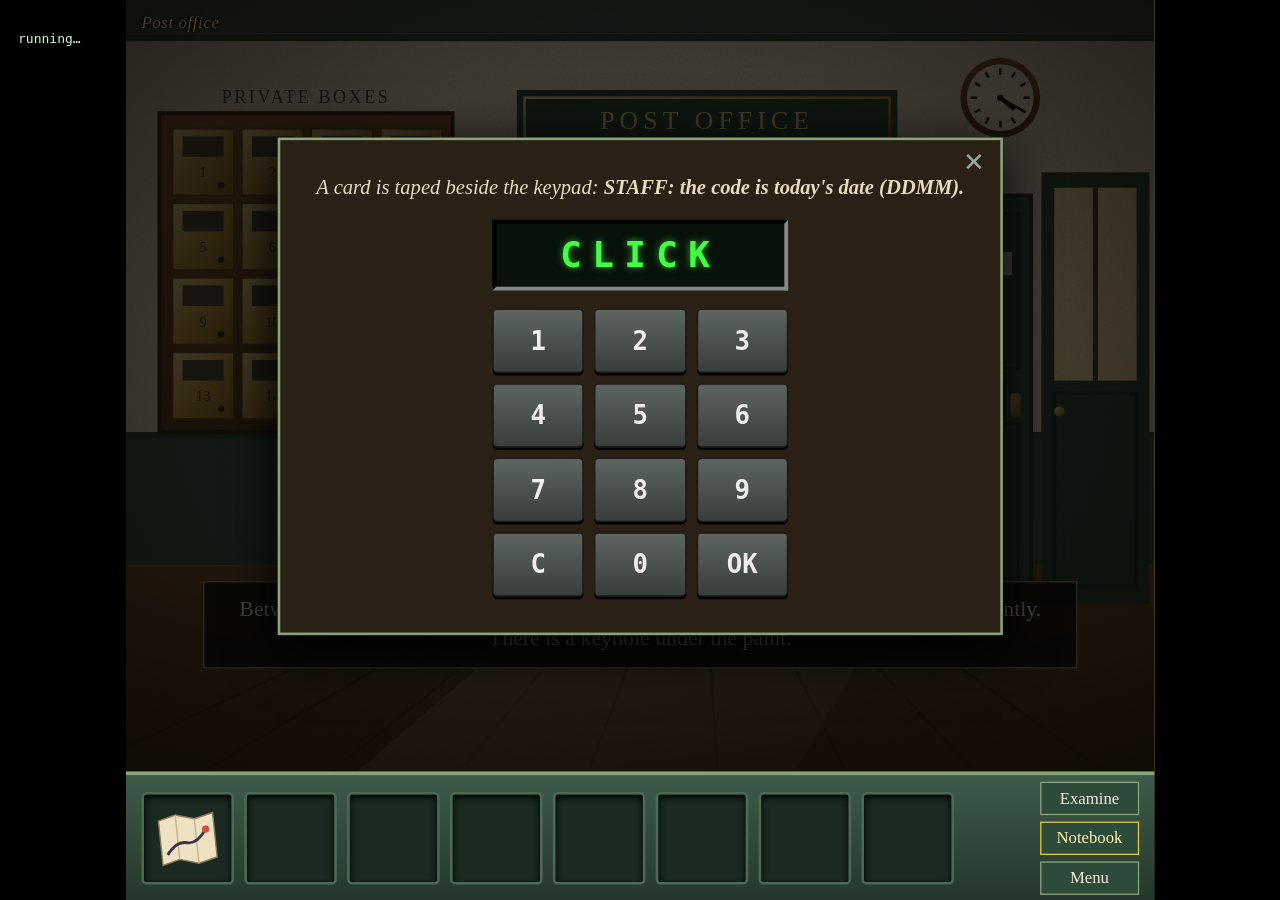
<file: games/town-erased-you/test.html>
<!doctype html>
<!--
  Automated playthrough, as far as the game is built.
    http://localhost:8000/games/town-erased-you/test.html?d=medium   (easy | medium | hard)
  Clicks real hotspot positions and operates the real puzzle widgets.
-->
<html><head><meta charset="utf-8"><title>Playthrough test</title>
<link rel="stylesheet" href="../../engine/engine.css"><link rel="stylesheet" href="theme.css">
<style>#out{position:fixed;top:8px;left:8px;z-index:99;background:#000c;color:#cfc;padding:10px;font:13px monospace;white-space:pre}</style></head>
<body><div id="game"></div><pre id="out">running…</pre>
<script type="module">
import { Game } from '../../engine/engine.js';
import data from './game.js';
const diff = new URLSearchParams(location.search).get('d') || 'medium';
data.id = 'playthrough-test-town';
history.replaceState(null, '', location.pathname);
const g = new Game(document.getElementById('game'), data);
g.newGame(diff);
const A = g.api, log = [], fail = [];
const wait = ms => new Promise(r => setTimeout(r, ms));
const hs = (scene, id) => data.scenes[scene].hotspots.find(h => h.id === id);
function click(scene, id, item = null) {
  g.go(scene); g.render();
  const h = hs(scene, id);
  if (!h) return bad(`missing hotspot ${scene}/${id}`);
  if (!g.visible(h)) return bad(`not clickable now: ${scene}/${id}`);
  if (item && !A.has(item)) return bad(`don't have ${item} for ${scene}/${id}`);
  g.state.selected = item;
  const el = g.hot.querySelector(`[data-id="${id}"]`);
  const r = el.getBoundingClientRect();
  const top = document.elementFromPoint(r.left + r.width / 2, r.top + r.height / 2);
  if (top !== el) return bad(`${scene}/${id} is covered by "${top?.dataset?.id ?? top?.tagName}"`);
  top.dispatchEvent(new MouseEvent('click', { bubbles: true }));
}
const expect = (cond, msg) => { if (!cond) fail.push('expected: ' + msg); };
function bad(msg) { fail.push(msg); }
const q = s => document.querySelector(s);
try {
  // STATION AND MAP
  expect(A.has('map'), 'start with the map');
  click('r0-station', 'welcome');               expect(A.hasNote('pop'), 'green-ink population noted');
  click('r0-station', 'town');                  expect(g.state.scene === 'r0-map' && A.hasNote('map'), 'onto the map');
  click('r0-map', 'map-cafe');                  expect(g.state.scene === 'r0-map', 'the café has faded: cannot go yet');
  click('r0-map', 'map-post');                  expect(g.state.scene === 'r1-post', 'into the post office');
  log.push('station ✓');

  // POST OFFICE
  // shortcuts do nothing: box 7 without its key, staff door without the code
  click('r1-post', 'box7');                     expect(!A.flag('boxOpen'), 'box 7 stays shut without a key');
  click('r1-post', 'stamp');                    expect(g.state.scene === 'r1-stamp', 'date stamp close-up');
  click('r1-post', 'note');                     expect(A.hasNote('w-note'), 'W. note noted');
  click('r1-post', 'staff');                    expect(!g.modal.hidden, 'keypad opens');
  const key = k => q(`.kp-keys button[data-k="${k}"]`).click();
  const code = data.puzzles['r1-hatch'].solution(A);
  ['9', '9', '9', '9'].forEach(key); key('OK'); await wait(1000);
  expect(!A.flag('hatchOpen'), 'wrong code keeps the door shut');
  [...code].forEach(key); key('OK'); await wait(1000);
  expect(A.flag('hatchOpen'), 'staff door opens with ' + code);
  click('r1-post', 'staff');                    expect(g.state.scene === 'r1-back', 'behind the counter');
  click('r1-back', 'kettle');                   // nothing to steam yet
  // sort: one wrong letter first, then everything right
  click('r1-back', 'rack');                     expect(!g.modal.hidden, 'sorting opens');
  const tok = id => q(`.asg-token[data-token="${id}"]`);
  const slot = id => q(`.asg-slot[data-slot="${id}"]`);
  const put = (t, s) => { tok(t).click(); slot(s).dispatchEvent(new MouseEvent('click')); };
  expect(document.querySelectorAll('.asg-token').length === 6, 'six letters');
  const LET = { l1: 'market', l2: 'church', l3: 'station', l4: 'mill', l5: 'harbour', l6: 'press' };
  put('l1', 'church'); put('l2', 'market');
  for (const t of ['l3', 'l4', 'l5', 'l6']) put(t, LET[t]);
  await wait(1300);                             expect(!A.flag('sorted'), 'two swapped letters do not sort');
  slot('church').dispatchEvent(new MouseEvent('click')); slot('market').dispatchEvent(new MouseEvent('click'));
  put('l1', 'market'); put('l2', 'church');
  await wait(1300);                             expect(A.flag('sorted'), 'post sorted');
  click('r1-back', 'letter');                   expect(A.has('letter'), 'stuck letter taken');
  g.examine('letter');                          expect(g.state.scene === 'r1-envelope', 'envelope close-up');
  click('r1-back', 'cupboard', 'letter');       expect(A.has('letter'), 'cupboard only nudges');
  click('r1-back', 'kettle', 'letter');         expect(A.has('key7') && A.has('mumLetter') && !A.has('letter'), 'letter steamed open');
  expect(A.hasNote('name') && g.state.scene === 'r1-mum', "Mum's letter, name recovered");
  click('r1-post', 'boxes', 'key7');            expect(!A.flag('boxOpen'), 'the wall of boxes only nudges');
  click('r1-post', 'box7', 'key7');             expect(A.flag('boxOpen') && g.state.scene === 'r1-box', 'box 7 opens');
  click('r1-box', 'postcards');                 expect(A.has('postcard') && A.flag('street1'), 'postcard kept, Harbour Lane back');
  g.go('r1-post'); g.examine('map');            expect(g.state.scene === 'r0-map', 'map opens from the bag');
  g.navigate('back');                           expect(g.state.scene === 'r1-post', 'map closes back to where you were');
  click('r1-post', 'door');                     expect(g.state.scene === 'r0-map', 'back to the map');
  click('r0-map', 'map-paper');                 expect(g.state.scene === 'r0-map', 'newspaper still faded');
  click('r0-map', 'map-cafe');                  expect(g.state.scene === 'r2-cafe', 'into the café');
  log.push('post office ✓  (notebook entries: ' + g.state.notes.length + ')');

  // CAFÉ
  click('r2-cafe', 'mugs');                     expect(g.modal.hidden, 'mug rail only describes before the photo is compared');
  click('r2-cafe', 'photo');                    expect(g.pastBtn.hidden, 'no Then button without the print');
  click('r2-cafe', 'book');                     click('r2-book', 'caption'); expect(A.hasNote('r2-green'), 'green ink in the guest book');
  click('r2-book', 'print');                    expect(A.has('print'), 'print taken');
  g.examine('print');                           expect(g.state.scene === 'r2-print', 'examining the print shows the original');
  g.navigate('back');                           expect(g.state.scene === 'r2-book', 'and returns to the guest book');
  click('r2-cafe', 'photo');                    g.render(); expect(!g.pastBtn.hidden, 'Then button with the print');
  g.togglePast();                               expect(A.past, 'looking at the original');
  for (const id of ['you', 'board', 'rota']) click('r2-photo', 'then-' + id);
  expect(A.flag('r2Diffs'), 'all three differences found');
  g.navigate('back');                           expect(g.state.scene === 'r2-cafe' && !A.past, 'back in the café, now');
  click('r2-cafe', 'mugs');                     expect(!g.modal.hidden, 'mug choice opens');
  const opt = id => q(`.sel-opt[data-id="${id}"]`);
  const choose = ids => { document.querySelectorAll('.sel-opt.on').forEach(b => b.click()); ids.forEach(id => opt(id).click()); q('.sel-go').click(); };
  expect(document.querySelectorAll('.sel-opt').length === (diff === 'hard' ? 8 : 7), 'mugs on the rail');
  choose(['a']); await wait(900);               expect(!A.flag('mugFound'), 'striped mug without a chip is not yours');
  choose(['mine']); await wait(900);            expect(A.flag('mugFound') && g.state.scene === 'r2-mug', 'your mug');
  click('r2-mug', 'paper');                     expect(A.has('drawing') && A.flag('street2'), "Wren's drawing kept, Press Street back");
  click('r2-cafe', 'door');                     expect(g.state.scene === 'r0-map', 'back to the map');
  click('r0-map', 'map-hall');                  expect(g.state.scene === 'r0-map', 'town hall still faded');
  click('r0-map', 'map-paper');                 expect(g.state.scene === 'r3-office', 'into the Gazette');
  log.push('café ✓  (notebook entries: ' + g.state.notes.length + ')');

  // NEWSPAPER
  click('r3-office', 'lever');                  expect(!A.flag('printed'), 'the press prints nothing without a plate');
  click('r3-office', 'rack');                   expect(g.modal.hidden, 'plates need the mirror first');
  click('r3-office', 'frame2');                 expect(A.flag('r3Reprint'), 'the reprint noticed');
  click('r3-office', 'docket');                 expect(A.hasNote('r3-docket'), 'W. Ashby');
  click('r3-office', 'mirror');                 expect(A.has('mirror'), 'mirror taken');
  click('r3-office', 'rack');                   expect(!g.modal.hidden, 'plates open with the mirror');
  expect(document.querySelectorAll('.sel-opt').length === { easy: 4, medium: 5, hard: 6 }[diff], 'plates on the rack: ' + document.querySelectorAll('.sel-opt').length);
  choose(['p17']); await wait(900);             expect(!A.has('plate'), 'a dated plate is wrong');
  if (diff !== 'easy') { choose(['fete']); await wait(900); expect(!A.has('plate'), 'the rainy scraped plate is wrong'); }
  if (diff === 'hard') { choose(['harbour']); await wait(900); expect(!A.has('plate'), 'the Trewin scraped plate is wrong'); }
  choose(['real']); await wait(900);            expect(A.has('plate'), 'the real plate');
  click('r3-office', 'lever');                  expect(!A.flag('printed'), 'no print without a plate in the bed');
  click('r3-office', 'inkdisc', 'plate');       expect(A.has('plate'), 'plate does not go on the ink disc');
  click('r3-office', 'bed', 'plate');           expect(A.flag('plateIn'), 'plate in the bed');
  click('r3-office', 'lever');                  expect(!A.flag('printed'), 'no print without ink');
  click('r3-office', 'ink');                    expect(A.has('ink'), 'ink taken');
  click('r3-office', 'inkdisc', 'ink');         expect(A.flag('inked'), 'press inked');
  click('r3-office', 'lever');                  expect(A.flag('printed') && g.state.scene === 'r3-printed', 'printed');
  click('r3-printed', 'page');                  expect(A.has('frontpage') && A.flag('street3'), 'front page kept, Market Street back');
  click('r3-office', 'door');                   expect(g.state.scene === 'r0-map', 'back to the map');
  click('r0-map', 'map-home');                  expect(g.state.scene === 'r0-map', 'Lantern Row still faded');
  click('r0-map', 'map-hall');                  expect(g.state.scene === 'r4-hall', 'into the town hall');
  log.push('gazette ✓  (notebook entries: ' + g.state.notes.length + ')');

  // TOWN HALL
  click('r4-hall', 'vault');                    expect(g.state.scene === 'r4-hall' && !A.flag('timeOk'), 'strongroom refuses after hours');
  click('r4-hall', 'sign');                     expect(A.hasNote('r4-hours'), 'opening hours noted');
  click('r4-hall', 'clock');                    expect(!g.modal.hidden, 'master clock opens');
  const clk = k => q(`.clk [data-k="${k}"]`).click();
  // starts at 4:20. One hour back is 3:20: open on easy/medium (9-4), open on hard too (till 3.30)
  // but first try 1:20 (lunch on every difficulty): three hours back
  clk('h-'); clk('h-'); clk('h-'); clk('go');  expect(!A.flag('timeOk'), '1.20 is lunchtime: still locked');
  clk('h+'); clk('h+'); clk('go');              await wait(1100);
  expect(A.flag('timeOk'), '3.20 opens the time lock');
  click('r4-hall', 'vault');                    expect(g.state.scene === 'r4-strong', 'into the strongroom');
  click('r4-strong', 'vol-1993');               expect(g.state.scene === 'r4-strong', 'other years: dust');
  click('r4-strong', 'slip');                   expect(A.hasNote('r4-slip'), 'reading slip');
  click('r4-strong', 'vol-1995');               expect(g.state.scene === 'r4-register', 'the 1995 register');
  click('r4-register', 'p24');                  expect(!A.flag('rubbed') && !A.has('rubbing'), 'blank page only describes before the pencil');
  click('r4-hall', 'pencil');                   expect(A.has('pencil'), 'pencil taken');
  click('r4-register', 'p23', 'pencil');        expect(!A.flag('rubbed'), 'rubbing the new page does nothing');
  click('r4-register', 'p24', 'pencil');        expect(A.flag('rubbed'), 'rubbing reveals the original');
  click('r4-register', 'p24');                  expect(A.has('rubbing') && A.flag('street4'), 'rubbing kept, Lantern Row back');
  click('r4-hall', 'door');                     expect(g.state.scene === 'r0-map', 'back to the map');
  click('r0-map', 'map-tower');                 expect(g.state.scene === 'r0-map', 'tower still faded');
  log.push('town hall ✓  (notebook entries: ' + g.state.notes.length + ')');

  // LANTERN ROW
  click('r0-map', 'map-home');                  expect(g.state.scene === 'r5-front', 'home to Lantern Row');
  click('r5-front', 'door');                    expect(g.state.scene === 'r5-front' && !A.flag('doorOpen'), 'front door locked');
  click('r5-front', 'note');                    expect(A.hasNote('r5-door'), 'door note read');
  click('r5-front', 'orn-wren');                expect(!A.has('housekey'), 'nothing under the wren');
  click('r5-front', 'orn-gull');                expect(!A.has('housekey'), 'nothing under the gull');
  click('r5-front', 'orn-robin');               expect(A.has('housekey'), 'key under the robin');
  click('r5-front', 'note', 'housekey');        expect(!A.flag('doorOpen'), 'key on the note only nudges');
  click('r5-front', 'door', 'housekey');        expect(A.flag('doorOpen'), 'door unlocked');
  click('r5-front', 'door');                    expect(g.state.scene === 'r5-hall', 'into the hall');
  click('r5-hall', 'frame');                    expect(g.state.scene === 'r5-frame' && !A.flag('scraped'), 'frame: only ridges');
  click('r5-hall', 'kit');                      expect(A.has('scraper'), 'scraper taken');
  click('r5-frame', 'frame', 'scraper');        expect(A.flag('scraped') && A.hasNote('r5-marks'), 'height marks uncovered');
  click('r5-hall', 'cupboard');                 expect(g.state.scene === 'r5-cupboard', 'under the stairs');
  click('r5-cupboard', 'board');                expect(A.flag('boardUp'), 'board lifted');
  click('r5-cupboard', 'board');                expect(!g.modal.hidden, 'tin lock opens');
  const height = data.puzzles['r5-lock'].solution(A);
  ['1', '1', '1'].forEach(key); key('OK'); await wait(1000);
  expect(!A.flag('tinOpen'), 'wrong code keeps the tin shut');
  [...height].forEach(key); key('OK'); await wait(1000);
  expect(A.flag('tinOpen') && g.state.scene === 'r5-tin', 'tin opens with ' + height);
  click('r5-tin', 'list');                      expect(A.hasNote('r5-list'), 'Wren\'s list');
  click('r5-tin', 'note');                      expect(A.has('goodbye') && A.flag('street5') && g.state.scene === 'r5-note', 'note kept, Tower Steps back');
  click('r5-front', 'gate');                    expect(g.state.scene === 'r0-map', 'back to the map');
  click('r0-map', 'map-tower');                 expect(g.state.scene === 'r6-base', 'up Tower Steps to the clock tower');
  expect(!A.has('mirror'), 'mirror went back after the plates');
  // inventory paging: a ninth item shows up on page 2
  A.give('pencil'); A.give('ink'); g.render();
  expect(!g.pager.hidden && g.invPage === 1 && g.slots[1].title === g.itemName('ink'), 'new item shown on page 2');
  g.pageBtns[0].click();                        expect(g.invPage === 0 && g.slots[0].title === g.itemName('map'), 'back to page 1');
  A.take('pencil'); A.take('ink'); g.render();  expect(g.pager.hidden && g.invPage === 0, 'pager hides again');
  log.push('lantern row ✓  (notebook entries: ' + g.state.notes.length + ')');

  // CLOCK TOWER
  click('r6-base', 'boxes');                    expect(A.hasNote('r6-boxes'), 'archive boxes');
  click('r6-base', 'stairs');                   expect(g.state.scene === 'r6-clock' && A.flag('r6Up'), 'up to the clock room');
  click('r6-clock', 'face');                    expect(g.modal.hidden, 'clock face will not move before winding');
  click('r6-clock', 'mechanism');               expect(!A.flag('wound'), 'no crank yet');
  click('r6-clock', 'wren');                    expect(A.get('wrenTalk') === 1, 'Wren talks');
  click('r6-clock', 'ledger');                  expect(g.state.scene === 'r6-ledger' && A.hasNote('r6-ledger'), 'the ledger');
  click('r6-ledger', 'page', 'postcard');       expect(A.flag('gave:postcard') && !A.has('postcard'), 'postcard given via the ledger');
  for (const it of ['map', 'drawing', 'frontpage', 'rubbing']) {
    click('r6-clock', 'wren', it);              expect(A.flag('gave:' + it), 'gave Wren ' + it);
  }
  expect(!A.has('crank'), 'no crank until all six');
  click('r6-clock', 'wren', 'goodbye');         expect(A.has('crank'), 'all six given: Wren hands over the crank');
  click('r6-clock', 'mechanism', 'crank');      expect(A.flag('wound'), 'clock wound');
  click('r6-clock', 'window');                  expect(g.state.scene === 'r6-window', 'out of the window');
  click('r6-window', 'station');                expect(A.hasNote('r6-station'), 'station clock seen');
  click('r6-clock', 'face');                    expect(!g.modal.hidden, 'clock puzzle opens');
  clk('go');                                    expect(!A.flag('clockGoing'), '4.20 is refused');
  const st = data.puzzles['r6-time'];
  { // turn the hands from 4:20 to the station time
    const t = A.get('r6Station') ?? (diff === 'hard' ? { h: 11, m: 50 } : { h: 10, m: 35 });
    for (let i = 0; i < ((t.h - 4 + 12) % 12); i++) clk('h+');
    for (let i = 0; i < ((t.m - 20 + 60) % 60) / 5; i++) clk('m+');
    clk('go'); await wait(1100);
  }
  expect(A.flag('clockGoing') && g.state.scene === 'r6-end', 'clock going: the ending');
  click('r6-end', 'home');                      expect(g.state.won, 'game won');
  log.push('clock tower ✓  (notebook entries: ' + g.state.notes.length + ')');
} catch (e) { fail.push('ERROR ' + e.message); }
g.clearSave();
document.getElementById('out').textContent =
  `PLAYTHROUGH (${diff})\n` + log.join('\n') + '\n' + (fail.length ? 'FAIL\n' + fail.join('\n') : 'PASS');
</script></body></html>
</file>
<file: engine/engine.css>
* { box-sizing: border-box; }
html, body { margin: 0; height: 100%; background: #000; }
body {
  display: flex; align-items: center; justify-content: center; overflow: hidden;
  font-family: "Courier New", Courier, monospace; color: #d6dccf;
}
#game { position: relative; }

.frame {
  position: absolute; left: 0; top: 0; width: 800px; height: 700px;
  transform-origin: 0 0; background: #111; user-select: none; -webkit-user-select: none;
}
.stage { position: absolute; left: 0; top: 0; width: 800px; height: 600px; overflow: hidden; background: #000; }
.stage > svg { position: absolute; inset: 0; width: 100%; height: 100%; }
.art { pointer-events: none; }
.art.fade { animation: fadein .3s ease-out; }
@keyframes fadein { from { opacity: 0; } to { opacity: 1; } }
.hot { pointer-events: none; }
.hotspot { fill: transparent; pointer-events: all; cursor: pointer; }

/* navigation arrows */
.nav {
  position: absolute; width: 56px; height: 56px; padding: 0; border: none; border-radius: 50%;
  background: rgba(0, 0, 0, .4); cursor: pointer; opacity: .5; transition: opacity .15s;
  display: grid; place-items: center; z-index: 2;
}
.nav:hover { opacity: 1; }
.nav[hidden] { display: none; }
.nav svg { width: 30px; height: 30px; }
.nav.left { left: 10px; top: 272px; }
.nav.right { right: 10px; top: 272px; }
.nav.back { left: 372px; bottom: 10px; }
.nav.up { left: 372px; top: 44px; }

.hud, .label {
  position: absolute; top: 10px; font-size: 13px; letter-spacing: 1px; color: #9fb59a;
  text-shadow: 0 0 4px #000, 0 0 2px #000; pointer-events: none; text-transform: uppercase; z-index: 3;
}
.hud { left: 12px; }
.label { right: 12px; color: #e6dca0; text-align: right; }

.msg {
  position: absolute; left: 50%; bottom: 80px; transform: translateX(-50%); width: max-content; max-width: 680px;
  padding: 10px 16px; background: rgba(5, 10, 8, .88); border: 1px solid #4a5d50;
  color: #e2ead8; font-size: 16px; line-height: 1.35; text-align: center;
  opacity: 0; transition: opacity .25s; pointer-events: none; z-index: 4;
}
.msg.show { opacity: 1; }

/* inventory */
.inventory {
  position: absolute; left: 0; top: 600px; width: 800px; height: 100px;
  background: linear-gradient(#2b302d, #171a18); border-top: 3px solid #4b544f;
  display: flex; align-items: center; gap: 8px; padding: 0 12px;
}
.slot {
  width: 72px; height: 72px; flex: none; padding: 6px; border-radius: 4px; cursor: pointer;
  background: #101311; border: 2px solid #3c443f; box-shadow: inset 0 2px 6px #000;
}
.slot:hover { border-color: #6b7a70; }
.slot.selected { border-color: #e6c84a; box-shadow: inset 0 0 12px rgba(230, 200, 74, .45); }
.slot svg { width: 100%; height: 100%; display: block; }
.inv-side { margin-left: auto; display: flex; flex-direction: column; gap: 8px; }
.inv-pager { display: flex; flex-direction: column; align-items: center; gap: 2px; flex: none; }
.inv-pager[hidden] { display: none; }
.inv-pager .btn { padding: 2px 6px; font-size: 12px; line-height: 1.2; }
.inv-pager .btn:disabled { opacity: .35; cursor: default; }
.inv-pagenum { font-size: 11px; color: #b8c4b4; }

.btn {
  font: inherit; font-size: 14px; background: #3b443f; color: #dfe7d9; border: 1px solid #6b7a70;
  padding: 6px 12px; cursor: pointer;
}
.btn:hover { background: #4b564f; }
.btn.big { font-size: 18px; padding: 10px 24px; min-width: 200px; }

/* overlays */
.overlay { position: absolute; inset: 0; display: flex; align-items: center; justify-content: center; background: rgba(0, 0, 0, .72); z-index: 10; }
.overlay[hidden] { display: none; }
.panel {
  position: relative; background: #1b211e; border: 2px solid #56635b; padding: 28px;
  min-width: 300px; max-width: 700px; box-shadow: 0 10px 40px #000;
}
.panel .close {
  position: absolute; right: 6px; top: 4px; background: none; border: none; color: #9aa79f;
  font-size: 20px; cursor: pointer;
}
.panel .close:hover { color: #fff; }
.screen { background: radial-gradient(#141a17, #000); }
.screen-panel { text-align: center; background: none; border: none; box-shadow: none; }
.screen-panel h1 { font-size: 44px; letter-spacing: 4px; color: #b9d4a8; margin: 0 0 8px; text-shadow: 0 0 18px rgba(140, 220, 120, .35); }
.screen-panel h2 { font-size: 30px; color: #b9d4a8; margin: 0 0 20px; }
.screen-panel .sub { color: #8fa38a; margin: 0 0 30px; font-size: 16px; }
.screen-panel .hint { color: #8fa38a; font-size: 13px; max-width: 460px; margin: 26px auto 0; line-height: 1.5; }
.menu { display: flex; flex-direction: column; gap: 12px; align-items: center; }

.examine { text-align: center; width: 380px; }
.examine-icon { width: 180px; height: 180px; }
.examine h3 { margin: 8px 0; color: #e6dca0; }
.examine p { margin: 0; line-height: 1.4; }
.puzzle-prompt { text-align: center; margin: 0 0 16px; color: #b9c6b4; }

/* keypad */
.kp { width: 230px; margin: 0 auto; }
.kp-screen {
  background: #071209; color: #4f4; font: bold 28px monospace; letter-spacing: 8px; text-align: center;
  padding: 8px; margin-bottom: 14px; border: 3px inset #333; text-shadow: 0 0 6px rgba(80, 255, 80, .6);
}
.kp-screen.err { color: #f44; text-shadow: 0 0 6px rgba(255, 60, 60, .7); }
.kp-keys { display: grid; grid-template-columns: repeat(3, 1fr); gap: 8px; }
.kp-keys button {
  font: bold 20px monospace; padding: 12px 0; color: #eee; cursor: pointer; border-radius: 4px;
  background: linear-gradient(#5d6561, #383e3b); border: 1px solid #1a1d1b; box-shadow: 0 2px 0 #000;
}
.kp-keys button:active { transform: translateY(2px); box-shadow: none; }

/* dials */
.dial-row { display: flex; gap: 16px; justify-content: center; }
.dial { display: flex; flex-direction: column; align-items: center; gap: 6px; }
.dial button {
  width: 52px; padding: 4px 0; font-size: 16px; cursor: pointer; color: #ddd;
  background: linear-gradient(#4b524e, #2e3330); border: 1px solid #111; border-radius: 4px;
}
.dial-face {
  width: 60px; height: 76px; display: grid; place-items: center; font: bold 36px monospace; color: #111;
  background: linear-gradient(#7d827f, #d8dcd8 42%, #d8dcd8 58%, #6d726f); border: 3px solid #222; border-radius: 6px;
}
.dials.ok .dial-face { box-shadow: 0 0 14px #5f5; }

/* authoring */
.debug .hotspot { fill: rgba(255, 0, 255, .12); stroke: #f0f; stroke-width: 1.5; stroke-dasharray: 4 3; }
.hot-label { fill: #f6f; font: 11px monospace; pointer-events: none; }
.debug-coords {
  position: absolute; left: 8px; bottom: 6px; font: 11px monospace; color: #f6f;
  background: rgba(0, 0, 0, .7); padding: 2px 6px; pointer-events: none; z-index: 5;
}

/* difficulty */
.diff-desc { margin: -6px 0 6px; color: #8fa38a; font-size: 13px; }
.hint-btn {
  position: absolute; right: 14px; bottom: 14px; width: 44px; height: 44px; border-radius: 50%; z-index: 2;
  font: bold 22px "Courier New", monospace; color: #1b1f1d; cursor: pointer;
  background: radial-gradient(#fff6c0, #e6c84a); border: 2px solid #8a7a2a; box-shadow: 0 0 12px rgba(230, 200, 74, .5);
}
.hint-btn[hidden] { display: none; }
.sparkle { fill: #fff6c8; pointer-events: none; animation: twinkle 2.2s ease-in-out infinite; filter: drop-shadow(0 0 4px #ffe680); }
@keyframes twinkle { 0%, 100% { opacity: 0; } 50% { opacity: .9; } }

/* password terminal */
.term {
  width: 460px; min-height: 240px; background: #040a05; border: 3px solid #2b332e; padding: 14px 16px;
  font: 15px "Courier New", monospace; color: #6f6; text-shadow: 0 0 5px rgba(80, 255, 80, .5);
}
.term-line { white-space: pre-wrap; min-height: 1.2em; }
.term-line.err { color: #f66; text-shadow: 0 0 5px rgba(255, 80, 80, .5); }
.term-line.dim { color: #3a8a3a; }
.term-input { display: flex; gap: 8px; margin-top: 6px; }
.term-input input {
  flex: 1; background: transparent; border: none; outline: none; color: inherit; font: inherit;
  text-shadow: inherit; text-transform: uppercase; caret-color: #6f6;
}

/* mixer */
.mixer { display: flex; gap: 28px; align-items: flex-end; }
.mixer-bottles { display: flex; gap: 10px; }
.bottle { background: none; border: none; cursor: pointer; padding: 0; width: 86px; color: #d6dccf; font: 11px "Courier New", monospace; }
.bottle svg { width: 70px; height: 110px; display: block; margin: 0 auto 4px; transition: transform .15s; }
.bottle:hover svg { transform: translateY(-4px) rotate(-6deg); }
.mixer-flask { text-align: center; }
.mixer-flask svg { width: 120px; height: 150px; display: block; }
.mixer-actions { display: flex; gap: 8px; justify-content: center; margin-top: 8px; }

/* rotate-grid */
.rg-grid { display: grid; gap: 4px; align-items: center; }
.rg-tile {
  width: 64px; height: 64px; padding: 0; cursor: pointer; background: #121614;
  border: 2px solid #3c443f; border-radius: 4px;
}
.rg-tile:hover { border-color: #8a978f; }
.rg-tile svg { width: 100%; height: 100%; display: block; }
.rg-marker { font-size: 12px; text-align: center; }
.rg-src { color: #ffd23a; text-shadow: 0 0 6px #ffb000; }
.rg-sink { color: #8a978f; }
.rg-sink.on { color: #6f6; text-shadow: 0 0 6px #3f3; }

/* screen effects (g.effect) */
.stage.fx-shake { animation: fx-shake .5s; }
@keyframes fx-shake {
  0%, 100% { transform: translate(0, 0); }
  15% { transform: translate(-9px, 4px); } 30% { transform: translate(8px, -5px); }
  45% { transform: translate(-6px, -3px); } 60% { transform: translate(5px, 4px); }
  75% { transform: translate(-3px, 2px); }
}
.stage.fx-flash::after, .stage.fx-red::after {
  content: ''; position: absolute; inset: 0; pointer-events: none; z-index: 9;
  animation: fx-fade .8s ease-out forwards;
}
.stage.fx-flash::after { background: #fff; }
.stage.fx-red::after { background: #a00; }
@keyframes fx-fade { from { opacity: .9; } to { opacity: 0; } }

/* sliders */
.sl { display: flex; flex-direction: column; gap: 14px; min-width: 520px; }
.sl-row { display: flex; align-items: center; gap: 10px; }
.sl-label { width: 70px; color: #9fd4ff; font-weight: bold; }
.sl-row input[type="range"] { flex: 1; accent-color: #5aa8e0; cursor: pointer; }
.sl-step {
  width: 30px; height: 28px; padding: 0; cursor: pointer; color: #ddd; font-size: 12px;
  background: linear-gradient(#4b524e, #2e3330); border: 1px solid #111; border-radius: 4px;
}
.sl-value {
  width: 86px; text-align: right; font: bold 20px "Courier New", monospace; color: #9fd4ff;
  background: #061018; padding: 4px 8px; border: 2px inset #333;
}
.sl.ok .sl-value { color: #6f6; text-shadow: 0 0 6px #3f3; }

/* clock lock */
.clk { display: flex; gap: 28px; align-items: center; }
.clk-face { width: 230px; height: 230px; }
.clk-face.ok { filter: drop-shadow(0 0 12px #5f5); }
.clk-face.clk-shake { animation: fx-shake .4s; }
.clk-controls { display: flex; flex-direction: column; gap: 12px; }
.clk-row { display: flex; align-items: center; gap: 8px; }
.clk-row span { width: 70px; color: #b9c6b4; }
.clk-row .btn { width: 46px; }

/* symbol sequence */
.seq { width: 460px; margin: 0 auto; }
.seq-display { display: flex; gap: 10px; justify-content: center; margin-bottom: 6px; }
.seq-slot {
  width: 64px; height: 64px; background: #0a0d0c; border: 2px solid #3c443f; border-radius: 6px;
  display: grid; place-items: center; padding: 8px;
}
.seq-slot svg, .seq-btn svg { width: 100%; height: 100%; }
.seq.ok .seq-slot { border-color: #5f5; box-shadow: 0 0 10px #3f3; }
.seq.err .seq-slot { border-color: #f55; animation: fx-shake .4s; }
.seq-status { height: 22px; text-align: center; font-weight: bold; letter-spacing: 2px; }
.seq.ok .seq-status { color: #6f6; } .seq.err .seq-status { color: #f66; }
.seq-buttons { display: grid; gap: 10px; }
.seq-btn {
  height: 84px; padding: 12px; cursor: pointer; border-radius: 8px;
  background: radial-gradient(#d8c58a, #8a7a4a); border: 3px solid #4a3f22; box-shadow: 0 3px 0 #222;
}
.seq-btn:active { transform: translateY(2px); box-shadow: none; }
.seq-btn.named { height: auto; padding: 8px 6px 6px; display: flex; flex-direction: column; align-items: center; gap: 4px; }
.seq-btn.named .seq-pic { width: 44px; height: 44px; display: block; }
.seq-name { font: 12px Georgia, serif; color: #2a1c10; line-height: 1.15; }

/* notebook */
.inv-side { gap: 5px; }
.inv-side .btn { padding: 4px 12px; font-size: 13px; }
.btn.nb-new { animation: nb-pulse 1.2s ease-in-out 3; border-color: #e6c84a; color: #fff3b0; }
@keyframes nb-pulse { 50% { box-shadow: 0 0 12px rgba(230, 200, 74, .8); } }
.panel.notebook {
  width: 520px; max-height: 480px; overflow-y: auto; background: #efe6cf; color: #2a2318; border-color: #8a7a5a;
  font-family: "Segoe Print", "Bradley Hand", "Comic Sans MS", cursive;
  background-image: repeating-linear-gradient(transparent 0 27px, #c9d4e4 27px 28px);
}
.notebook .close { color: #6a5a3a; }
.notebook h3 { margin: 0 0 6px; font-size: 22px; }
.notebook h4 { margin: 14px 0 2px; font: bold 12px "Courier New", monospace; letter-spacing: 1px; color: #8a6a3a; text-transform: uppercase; }
.notebook p { margin: 0 0 6px; line-height: 1.45; font-size: 16px; }
.notebook .nb-empty { color: #8a7a5a; }

/* assemble (torn document) */
.asm { display: flex; gap: 24px; align-items: center; }
.asm-board { width: 250px; height: 400px; flex: none; }
.asm-slot { fill: transparent; cursor: pointer; }
.asm-slot:not(.fixed):hover { fill: rgba(230, 200, 74, .12); }
.asm-slot.fixed { cursor: default; }
.asm.ok .asm-board { filter: drop-shadow(0 0 10px rgba(120, 255, 120, .5)); }
.asm-tray { width: 360px; display: flex; flex-wrap: wrap; gap: 12px; align-content: center; min-height: 200px; }
.asm-piece {
  width: 170px; padding: 0; background: none; border: 2px solid transparent; cursor: pointer;
  filter: drop-shadow(0 3px 4px rgba(0, 0, 0, .6));
}
.asm-piece svg { width: 100%; display: block; }
.asm-piece:hover { border-color: #6b7a70; }
.asm-piece.sel { border-color: #e6c84a; box-shadow: 0 0 12px rgba(230, 200, 74, .5); }
.asm-empty { color: #8fa38a; }

/* past / present view */
.past-btn {
  position: absolute; right: 12px; top: 34px; z-index: 3; padding: 6px 12px; cursor: pointer;
  font: bold 13px Georgia, serif; letter-spacing: .5px; color: #2a1c10;
  background: linear-gradient(#f4e2b0, #c9a33b); border: 2px solid #5a4214; border-radius: 4px;
  box-shadow: 0 2px 8px rgba(0, 0, 0, .6);
}
.past-btn:hover { background: linear-gradient(#fff0c8, #d8b44a); }
.past-btn[hidden] { display: none; }
.stage.past .art { filter: sepia(.45) saturate(.75) contrast(1.05); }
.stage.past::before {
  content: ''; position: absolute; inset: 0; z-index: 1; pointer-events: none;
  box-shadow: inset 0 0 0 10px #f4efe2, inset 0 0 0 12px #b8a888, inset 0 0 60px rgba(0, 0, 0, .5);
}
.stage.fx-shutter::after {
  content: ''; position: absolute; inset: 0; pointer-events: none; z-index: 9; background: #000;
  animation: fx-fade .35s ease-out forwards;
}

/* select (choose a set) */
.sel { display: flex; flex-direction: column; align-items: center; gap: 18px; }
.sel-grid { display: grid; gap: 10px; }
.sel-opt {
  width: 96px; height: 96px; padding: 10px; cursor: pointer; border-radius: 6px;
  background: radial-gradient(#efe6cf, #c8b890); border: 3px solid #5a4214; box-shadow: 0 3px 0 #1a120a;
  transition: transform .1s;
}
.sel-opt svg { width: 100%; height: 100%; display: block; }
.sel-opt.named { display: flex; flex-direction: column; gap: 4px; padding: 6px; }
.sel-pic { display: block; width: 100%; }
.sel-name { font: 11.5px Georgia, serif; color: #2a1c10; line-height: 1.15; }
.sel-opt.on { transform: translateY(3px); box-shadow: 0 0 0 #1a120a, 0 0 14px rgba(240, 200, 120, .8); border-color: #f0d890;
  background: radial-gradient(#fff6d8, #e0c890); }
.sel.ok .sel-opt.on { box-shadow: 0 0 16px #6f6; }
.sel.err .sel-grid { animation: fx-shake .4s; }

/* order (arrange fragments) */
.ord { width: 600px; display: flex; flex-direction: column; gap: 10px; }
.ord-line {
  min-height: 150px; padding: 12px; display: flex; flex-wrap: wrap; gap: 4px 2px; align-content: flex-start;
  background: #efe6cf; border: 2px solid #8a7a5a; border-radius: 3px;
}
.ord-empty { margin: auto; color: #8a7a5a; font-style: italic; }
.ord-pile { display: flex; flex-wrap: wrap; gap: 10px; justify-content: center; min-height: 40px; }
.ord-frag {
  padding: 6px 12px; cursor: pointer; background: #f4efe2; color: #1f2a5a; border: 1px solid #b8a888;
  font: 17px "Segoe Print", "Bradley Hand", "Comic Sans MS", cursive; box-shadow: 0 2px 4px rgba(0, 0, 0, .5);
}
.ord-line .ord-frag { box-shadow: none; border-color: transparent; background: transparent; padding: 2px 4px; }
.ord-frag:hover { border-color: #c9a33b; }
.ord-status { min-height: 20px; text-align: center; font-style: italic; color: #e6b8a0; }
.ord.ok .ord-line { box-shadow: 0 0 14px rgba(120, 255, 120, .4); }
.ord.ok .ord-status { color: #9f9; }

/* assign (place tokens on spots) */
.asg { display: flex; gap: 22px; align-items: center; }
.asg-board { flex: none; }
.asg-slot { cursor: pointer; }
.asg-ring { fill: rgba(255, 255, 255, .06); stroke: #b8a888; stroke-width: 2; stroke-dasharray: 5 4; }
.asg-slot.ready .asg-ring { stroke: #f0d890; fill: rgba(240, 216, 144, .15); }
.asg-slot.full .asg-ring { stroke-dasharray: none; stroke: #5a4214; fill: none; }
.asg-slot:hover .asg-ring { stroke: #f0d890; }
.asg.ok .asg-ring { stroke: #6f6; }
.asg.err .asg-board { animation: fx-shake .4s; }
.asg-side { width: 200px; flex: none; display: flex; flex-direction: column; gap: 10px; }
.asg-tray { display: flex; flex-wrap: wrap; gap: 8px; min-height: 60px; }
.asg-token {
  width: 58px; padding: 6px; cursor: pointer; border-radius: 6px; display: flex; flex-direction: column; align-items: center; gap: 2px;
  background: #efe6cf; border: 2px solid #8a7a5a; box-shadow: 0 2px 4px rgba(0, 0, 0, .5);
}
.asg-pic { width: 100%; display: block; }
.asg-pic svg { width: 100%; height: 100%; display: block; }
.asg-name { font: 12px Georgia, serif; color: #2a1c10; line-height: 1.1; text-align: center; }
.asg-desc { color: #f0e0b8; font-size: 13px; line-height: 1.35; min-height: 18px; }
.asg-token.sel { border-color: #f0d890; box-shadow: 0 0 12px rgba(240, 216, 144, .8); }
.asg-count { color: #d8c8a0; font-style: italic; font-size: 14px; min-height: 20px; }
.asg.ok .asg-count { color: #9f9; }
</file>
<file: games/hotel-lost-day/theme.css>
/* The Halcyon: warm hotel theme layered over the engine's default (green terminal) look. */
body { font-family: Georgia, "Times New Roman", serif; color: #efe6cf; }
.frame { background: #120c08; }
.screen { background: radial-gradient(#2a1a10, #0a0604); }
.screen-panel h1 { color: #f0d890; font-family: Georgia, serif; font-size: 40px; letter-spacing: 3px;
  text-shadow: 0 0 18px rgba(240, 200, 120, .35); }
.screen-panel h2 { color: #f0d890; font-family: Georgia, serif; }
.screen-panel .sub, .screen-panel .hint, .diff-desc { color: #b8a888; font-style: italic; }
.btn { font-family: Georgia, serif; background: #3a2414; color: #f4ead0; border-color: #8a6a3a; }
.btn:hover { background: #4e3220; }
.hud { color: #e0c890; text-transform: none; letter-spacing: .5px; font-family: Georgia, serif; font-style: italic; }
.label { color: #f4e2b0; text-transform: none; font-family: Georgia, serif; }
.msg { background: rgba(20, 12, 6, .9); border-color: #8a6a3a; color: #f4ead0; font-family: Georgia, serif; font-size: 17px; }
.inventory { background: linear-gradient(#3a2414, #1e120a); border-top-color: #8a6a3a; }
.slot { background: #1a100a; border-color: #5a3e24; }
.slot.selected { border-color: #f0d890; }
.panel { background: #24160c; border-color: #8a6a3a; }
.puzzle-prompt { color: #d8c8a0; font-family: Georgia, serif; font-style: italic; }
.seq-status { font-family: Georgia, serif; }
.seq-slot { background: #efe6cf; border-color: #8a7a4a; }
</file>
<file: games/town-erased-you/theme.css>
/* Little Wending: autumn daylight, paper and green paintwork, over the engine's default look. */
body { font-family: Georgia, "Times New Roman", serif; color: #f4ecd8; }
.frame { background: #1e1610; }
.screen { background: radial-gradient(#4a3a28, #1a120a); }
.screen-panel h1 { color: #f2dc98; font-family: Georgia, serif; font-size: 38px; letter-spacing: 3px;
  text-shadow: 0 0 18px rgba(240, 210, 140, .3); }
.screen-panel h2 { color: #f2dc98; font-family: Georgia, serif; }
.screen-panel .sub, .screen-panel .hint, .diff-desc { color: #c8b890; font-style: italic; }
.btn { font-family: Georgia, serif; background: #2e4a3a; color: #f4ecd8; border-color: #8aa47a; }
.btn:hover { background: #3e5e4a; }
.hud { color: #f2dc98; text-transform: none; letter-spacing: .5px; font-family: Georgia, serif; font-style: italic; }
.label { color: #f8eccc; text-transform: none; font-family: Georgia, serif; }
.msg { background: rgba(30, 24, 16, .92); border-color: #8aa47a; color: #f4ecd8; font-family: Georgia, serif; font-size: 17px; }
.inventory { background: linear-gradient(#3e5a4a, #24382c); border-top-color: #8aa47a; }
.slot { background: #1a2a20; border-color: #4a6a54; }
.slot.selected { border-color: #f2dc98; }
.panel { background: #2a2016; border-color: #8aa47a; }
.puzzle-prompt { color: #e8dcc0; font-family: Georgia, serif; font-style: italic; }
.seq-slot { background: #efe6cf; border-color: #8a7a4a; }
</file>
